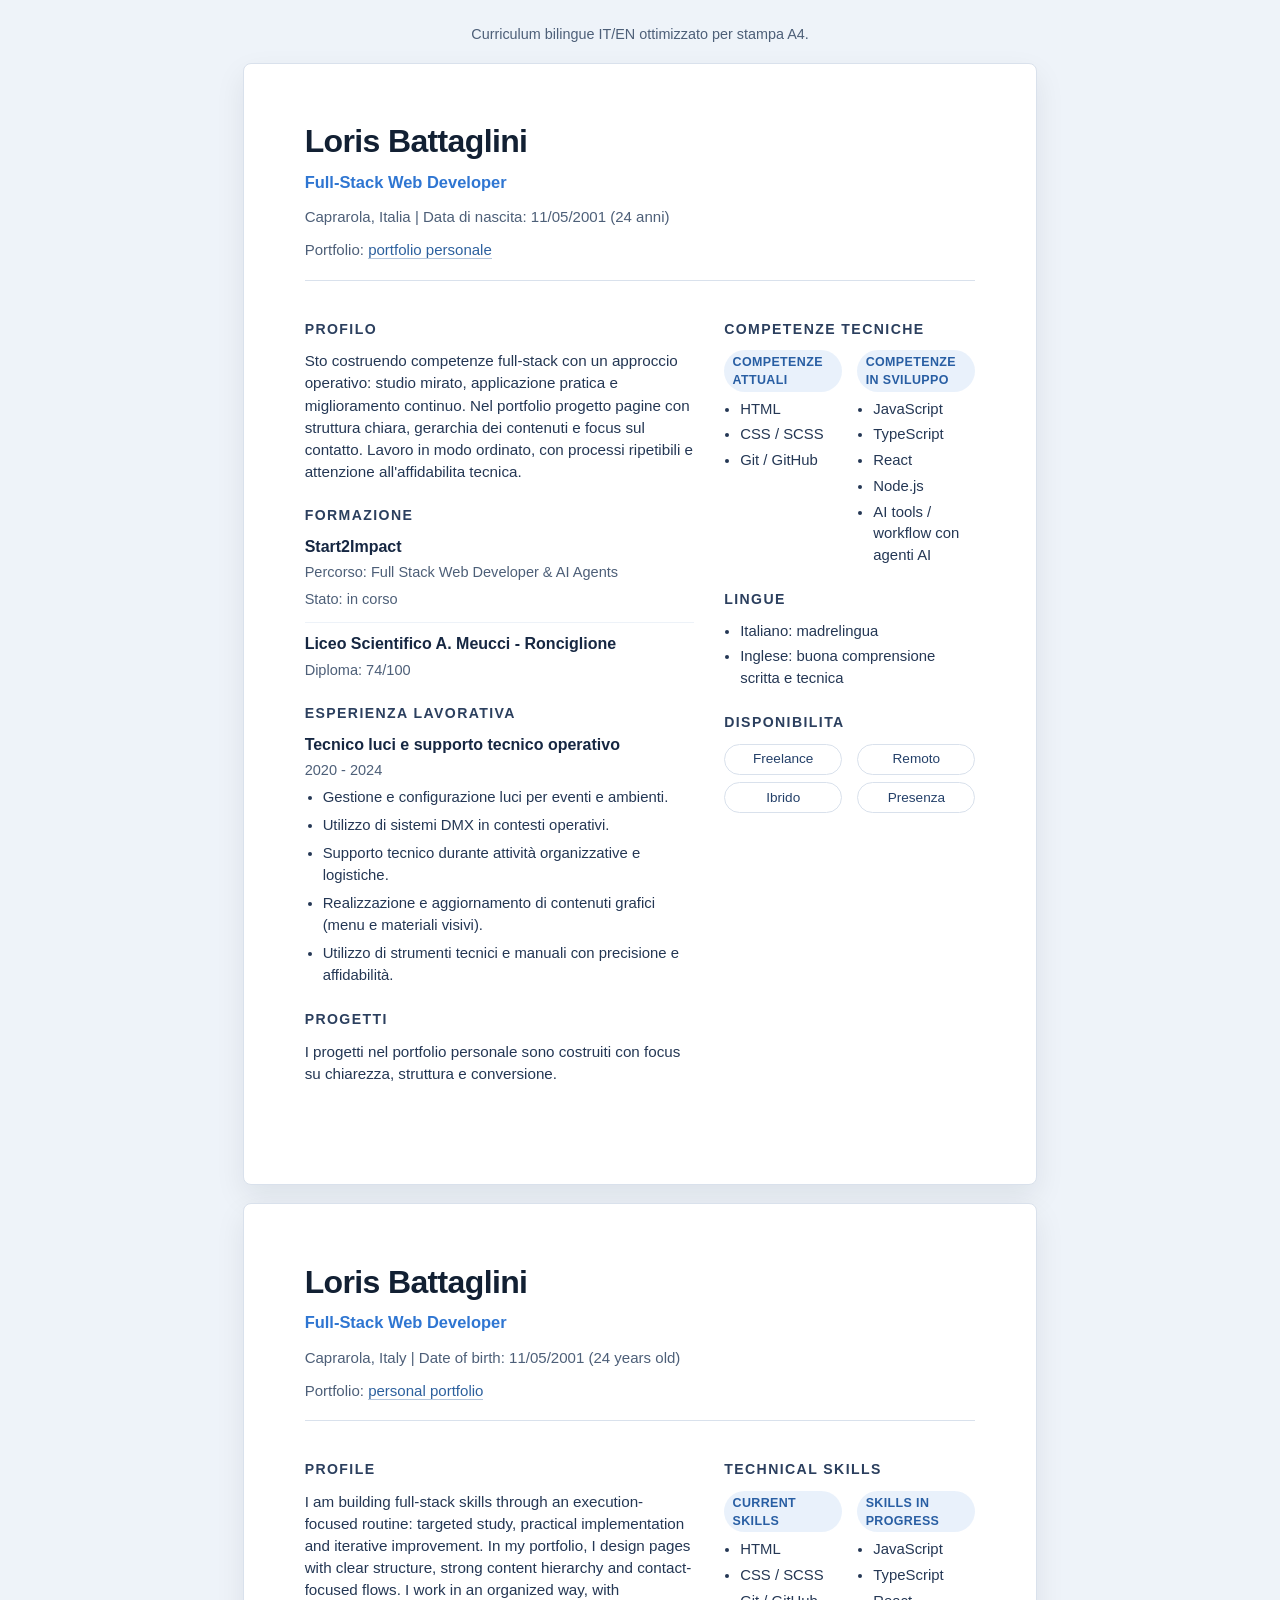
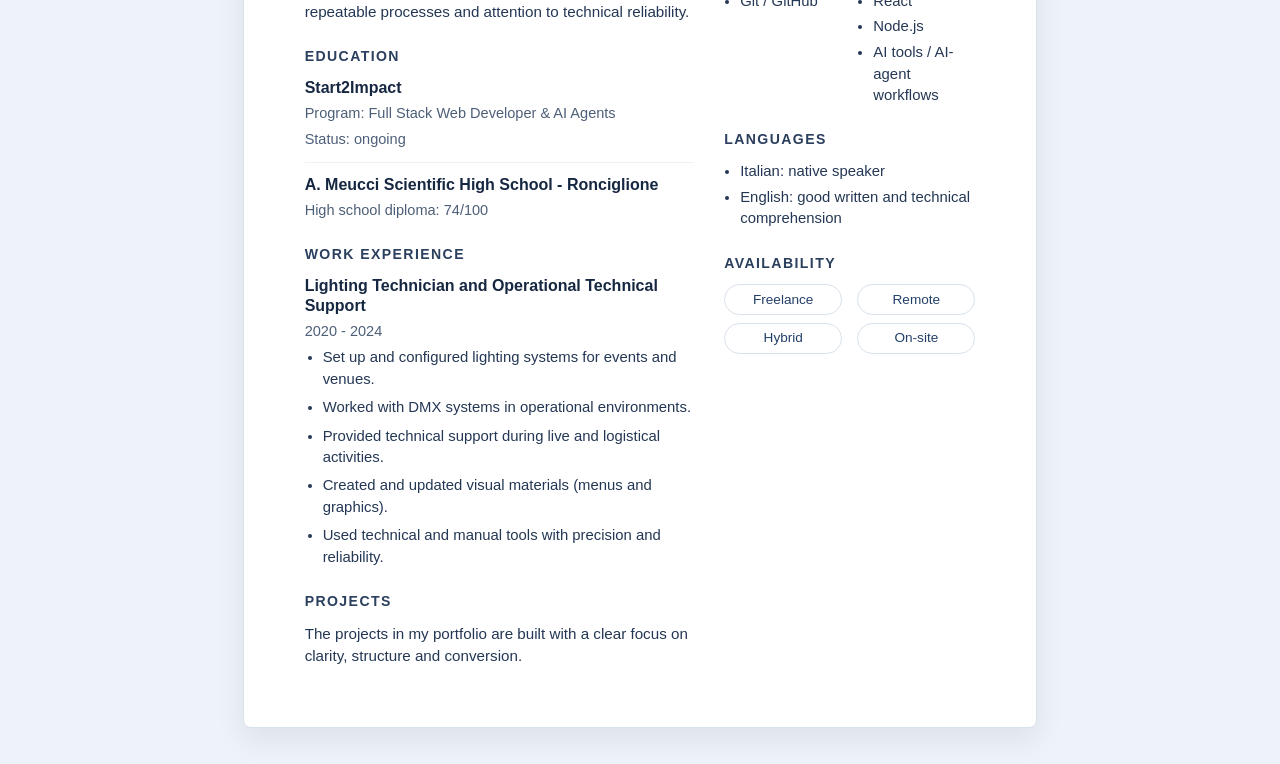
<file: assets/html/curriculum.html>
﻿<!DOCTYPE html>
<html lang="it">
<head>
  <meta charset="UTF-8">
  <meta name="viewport" content="width=device-width, initial-scale=1.0">
  <title>Loris Battaglini | Curriculum Vitae</title>
  <meta name="description" content="Curriculum professionale di Loris Battaglini, Full-Stack Web Developer.">
  <style>
    :root {
      --ink: #122033;
      --muted: #4d5f78;
      --line: #d9e1ec;
      --accent: #2f76d2;
      --paper: #ffffff;
      --bg: #eef3f9;
    }

    * {
      box-sizing: border-box;
    }

    body {
      margin: 0;
      font-family: "Segoe UI", "Manrope", "Inter", Arial, sans-serif;
      color: var(--ink);
      background: var(--bg);
      line-height: 1.45;
    }

    .cv-wrapper {
      width: min(100%, 980px);
      margin: 0 auto;
      padding: 24px 12px 36px;
      display: grid;
      gap: 18px;
    }

    .screen-note {
      margin: 0;
      color: var(--muted);
      text-align: center;
      font-size: 0.9rem;
    }

    .page {
      width: 210mm;
      min-height: 297mm;
      margin: 0 auto;
      background: var(--paper);
      border: 1px solid var(--line);
      border-radius: 8px;
      box-shadow: 0 12px 30px rgba(12, 24, 40, 0.08);
      padding: 16mm;
      display: grid;
      grid-template-rows: auto 1fr;
      gap: 10mm;
    }

    .cv-header {
      display: grid;
      gap: 3mm;
      border-bottom: 1px solid var(--line);
      padding-bottom: 5mm;
    }

    .cv-header h1 {
      margin: 0;
      font-size: 2rem;
      line-height: 1.1;
      letter-spacing: -0.02em;
    }

    .role {
      margin: 0;
      color: var(--accent);
      font-weight: 600;
      font-size: 1.03rem;
    }

    .meta {
      margin: 0;
      color: var(--muted);
      font-size: 0.94rem;
    }

    .portfolio-link {
      color: #2c609e;
      text-decoration: none;
      border-bottom: 1px solid rgba(44, 96, 158, 0.35);
      transition: color 0.2s ease, border-color 0.2s ease;
    }

    .portfolio-link:hover {
      color: #204f88;
      border-bottom-color: rgba(32, 79, 136, 0.5);
    }

    .cv-body {
      display: grid;
      grid-template-columns: 1.55fr 1fr;
      gap: 8mm;
      align-items: start;
    }

    .main,
    .side {
      display: grid;
      gap: 6mm;
      align-content: start;
    }

    section {
      display: grid;
      gap: 3mm;
    }

    h2 {
      margin: 0;
      font-size: 0.88rem;
      letter-spacing: 0.1em;
      text-transform: uppercase;
      color: #2b3f5e;
      font-weight: 700;
    }

    h3 {
      margin: 0;
      font-size: 1rem;
      font-weight: 600;
      line-height: 1.25;
      color: #162742;
    }

    p {
      margin: 0;
      color: #243754;
      font-size: 0.95rem;
    }

    .muted {
      color: var(--muted);
      font-size: 0.91rem;
    }

    ul {
      margin: 0;
      padding-left: 18px;
      display: grid;
      gap: 1.8mm;
    }

    li {
      color: #243754;
      font-size: 0.93rem;
    }

    .item {
      display: grid;
      gap: 1.4mm;
      padding-bottom: 3.2mm;
      border-bottom: 1px solid #edf2f8;
    }

    .item:last-child {
      padding-bottom: 0;
      border-bottom: 0;
    }

    .skills-grid {
      display: grid;
      grid-template-columns: 1fr 1fr;
      gap: 4mm;
    }

    .badge-label {
      display: inline-block;
      margin-bottom: 1.8mm;
      padding: 0.7mm 2.2mm;
      border-radius: 999px;
      background: rgba(47, 118, 210, 0.1);
      color: #285ea3;
      font-size: 0.78rem;
      font-weight: 600;
      letter-spacing: 0.03em;
      text-transform: uppercase;
    }

    .compact-list {
      padding-left: 16px;
      gap: 1.1mm;
    }

    .availability-list {
      list-style: none;
      padding-left: 0;
      grid-template-columns: 1fr 1fr;
      display: grid;
      gap: 2mm 4mm;
    }

    .availability-list li {
      border: 1px solid var(--line);
      border-radius: 999px;
      padding: 1.2mm 2.4mm;
      text-align: center;
      font-size: 0.85rem;
      color: #244069;
    }

    @media (max-width: 1050px) {
      .page {
        width: 100%;
        min-height: auto;
      }
    }

    @media (max-width: 760px) {
      .cv-body {
        grid-template-columns: 1fr;
      }
      .skills-grid {
        grid-template-columns: 1fr;
      }
      .availability-list {
        grid-template-columns: 1fr 1fr;
      }
    }

    @media print {
      @page {
        size: A4;
        margin: 10mm;
      }

      body {
        background: #fff;
      }

      .cv-wrapper {
        width: auto;
        max-width: none;
        margin: 0;
        padding: 0;
        gap: 0;
      }

      .screen-note {
        display: none;
      }

      .page {
        width: auto;
        min-height: auto;
        margin: 0;
        border: 0;
        border-radius: 0;
        box-shadow: none;
        padding: 0;
        page-break-after: always;
      }

      .page:last-child {
        page-break-after: auto;
      }
    }
  </style>
</head>
<body>
  <main class="cv-wrapper">
    <p class="screen-note">Curriculum bilingue IT/EN ottimizzato per stampa A4.</p>

    <section class="page page-it" aria-label="Curriculum in italiano">
      <header class="cv-header">
        <h1>Loris Battaglini</h1>
        <p class="role">Full-Stack Web Developer</p>
        <p class="meta">Caprarola, Italia | Data di nascita: 11/05/2001 (24 anni)</p>
        <p class="meta">Portfolio: <a class="portfolio-link" href="../../index.html" target="_blank" rel="noopener noreferrer">portfolio personale</a></p>
      </header>

      <div class="cv-body">
        <div class="main">
          <section>
            <h2>Profilo</h2>
            <p>
              Sto costruendo competenze full-stack con un approccio operativo: studio mirato, applicazione pratica e miglioramento continuo.
              Nel portfolio progetto pagine con struttura chiara, gerarchia dei contenuti e focus sul contatto.
              Lavoro in modo ordinato, con processi ripetibili e attenzione all'affidabilita tecnica.
            </p>
          </section>

          <section>
            <h2>Formazione</h2>
            <article class="item">
              <h3>Start2Impact</h3>
              <p class="muted">Percorso: Full Stack Web Developer &amp; AI Agents</p>
              <p class="muted">Stato: in corso</p>
            </article>
            <article class="item">
              <h3>Liceo Scientifico A. Meucci - Ronciglione</h3>
              <p class="muted">Diploma: 74/100</p>
            </article>
          </section>

          <section>
            <h2>Esperienza lavorativa</h2>
            <article class="item">
              <h3>Tecnico luci e supporto tecnico operativo</h3>
              <p class="muted">2020 - 2024</p>
              <ul>
                <li>Gestione e configurazione luci per eventi e ambienti.</li>
                <li>Utilizzo di sistemi DMX in contesti operativi.</li>
                <li>Supporto tecnico durante attività organizzative e logistiche.</li>
                <li>Realizzazione e aggiornamento di contenuti grafici (menu e materiali visivi).</li>
                <li>Utilizzo di strumenti tecnici e manuali con precisione e affidabilità.</li>
              </ul>
            </article>
          </section>

          <section>
            <h2>Progetti</h2>
            <p>I progetti nel portfolio personale sono costruiti con focus su chiarezza, struttura e conversione.</p>
          </section>
        </div>

        <aside class="side">
          <section>
            <h2>Competenze tecniche</h2>
            <div class="skills-grid">
              <div>
                <span class="badge-label">Competenze attuali</span>
                <ul class="compact-list">
                  <li>HTML</li>
                  <li>CSS / SCSS</li>
                  <li>Git / GitHub</li>
                </ul>
              </div>
              <div>
                <span class="badge-label">Competenze in sviluppo</span>
                <ul class="compact-list">
                  <li>JavaScript</li>
                  <li>TypeScript</li>
                  <li>React</li>
                  <li>Node.js</li>
                  <li>AI tools / workflow con agenti AI</li>
                </ul>
              </div>
            </div>
          </section>

          <section>
            <h2>Lingue</h2>
            <ul class="compact-list">
              <li>Italiano: madrelingua</li>
              <li>Inglese: buona comprensione scritta e tecnica</li>
            </ul>
          </section>

          <section>
            <h2>Disponibilita</h2>
            <ul class="availability-list">
              <li>Freelance</li>
              <li>Remoto</li>
              <li>Ibrido</li>
              <li>Presenza</li>
            </ul>
          </section>
        </aside>
      </div>
    </section>

    <section class="page page-en" aria-label="Resume in English">
      <header class="cv-header">
        <h1>Loris Battaglini</h1>
        <p class="role">Full-Stack Web Developer</p>
        <p class="meta">Caprarola, Italy | Date of birth: 11/05/2001 (24 years old)</p>
        <p class="meta">Portfolio: <a class="portfolio-link" href="../../index.html" target="_blank" rel="noopener noreferrer">personal portfolio</a></p>
      </header>

      <div class="cv-body">
        <div class="main">
          <section>
            <h2>Profile</h2>
            <p>
              I am building full-stack skills through an execution-focused routine: targeted study, practical implementation and iterative improvement.
              In my portfolio, I design pages with clear structure, strong content hierarchy and contact-focused flows.
              I work in an organized way, with repeatable processes and attention to technical reliability.
            </p>
          </section>

          <section>
            <h2>Education</h2>
            <article class="item">
              <h3>Start2Impact</h3>
              <p class="muted">Program: Full Stack Web Developer &amp; AI Agents</p>
              <p class="muted">Status: ongoing</p>
            </article>
            <article class="item">
              <h3>A. Meucci Scientific High School - Ronciglione</h3>
              <p class="muted">High school diploma: 74/100</p>
            </article>
          </section>

          <section>
            <h2>Work experience</h2>
            <article class="item">
              <h3>Lighting Technician and Operational Technical Support</h3>
              <p class="muted">2020 - 2024</p>
              <ul>
                <li>Set up and configured lighting systems for events and venues.</li>
                <li>Worked with DMX systems in operational environments.</li>
                <li>Provided technical support during live and logistical activities.</li>
                <li>Created and updated visual materials (menus and graphics).</li>
                <li>Used technical and manual tools with precision and reliability.</li>
              </ul>
            </article>
          </section>

          <section>
            <h2>Projects</h2>
            <p>The projects in my portfolio are built with a clear focus on clarity, structure and conversion.</p>
          </section>
        </div>

        <aside class="side">
          <section>
            <h2>Technical skills</h2>
            <div class="skills-grid">
              <div>
                <span class="badge-label">Current skills</span>
                <ul class="compact-list">
                  <li>HTML</li>
                  <li>CSS / SCSS</li>
                  <li>Git / GitHub</li>
                </ul>
              </div>
              <div>
                <span class="badge-label">Skills in progress</span>
                <ul class="compact-list">
                  <li>JavaScript</li>
                  <li>TypeScript</li>
                  <li>React</li>
                  <li>Node.js</li>
                  <li>AI tools / AI-agent workflows</li>
                </ul>
              </div>
            </div>
          </section>

          <section>
            <h2>Languages</h2>
            <ul class="compact-list">
              <li>Italian: native speaker</li>
              <li>English: good written and technical comprehension</li>
            </ul>
          </section>

          <section>
            <h2>Availability</h2>
            <ul class="availability-list">
              <li>Freelance</li>
              <li>Remote</li>
              <li>Hybrid</li>
              <li>On-site</li>
            </ul>
          </section>
        </aside>
      </div>
    </section>
  </main>
</body>
</html>
</file>
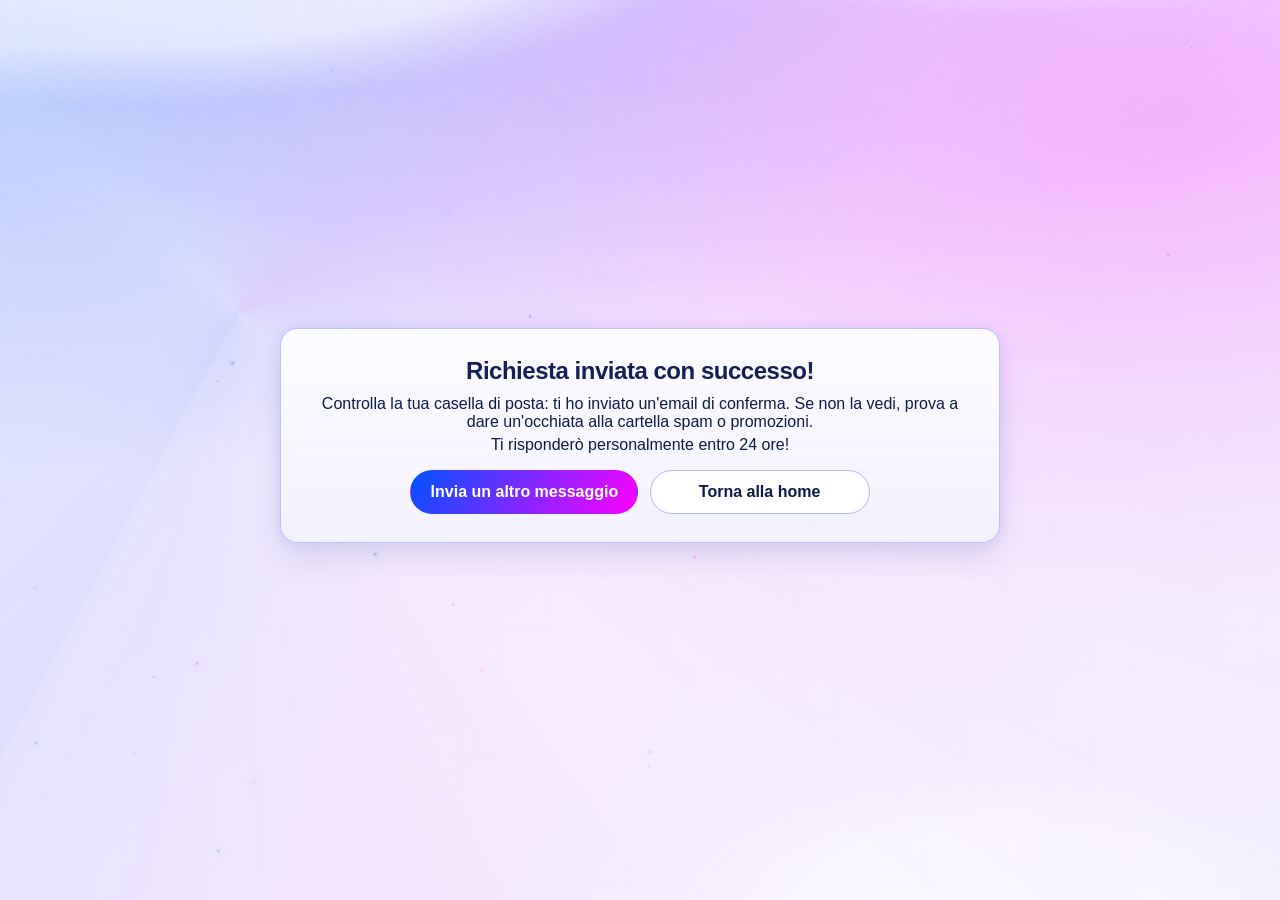
<file: assets/html/form-success.html>
﻿<!DOCTYPE html>
<html lang="it">
<head>
  <meta charset="UTF-8">
  <meta name="viewport" content="width=device-width, initial-scale=1.0">
  <title>Messaggio inviato | Loris Battaglini</title>
  <meta name="description" content="Conferma di invio del form di contatto.">
  <style>
    html.theme-dark,
    html.theme-dark body {
      background: #070f1d;
      color: #f2f7ff;
    }
  </style>
  <script src="../js/theme-preload.js?v=20260329m1"></script>
  <link rel="icon" type="image/png" href="../img/favicon/favicon_io/favicon-32x32.png">
  <link rel="stylesheet" href="../css/style.css?v=20260329m1">
  <style>
    .success-actions {
      margin-top: 1rem;
      display: flex;
      gap: 0.7rem;
      justify-content: center;
      flex-wrap: wrap;
    }

    .success-btn {
      display: inline-flex;
      align-items: center;
      justify-content: center;
      min-width: 220px;
      min-height: 44px;
      padding: 0.6rem 1.2rem;
      border-radius: 999px;
      font-weight: 700;
      text-decoration: none;
      border: 1px solid transparent;
    }

    .success-btn-primary {
      background: linear-gradient(120deg, var(--accent), var(--accent-2));
      color: #fff;
    }

    .success-btn-secondary {
      background: #fff;
      color: var(--text);
      border-color: var(--line-strong);
    }
  </style>
</head>
<body>
  <canvas id="universe-canvas" class="universe-canvas" aria-hidden="true"></canvas>
  <main class="site-shell" style="min-height: 100vh; place-content: center;">
    <section class="about-card" style="max-width: 720px; margin: 0 auto; text-align: center;">
      <h1 style="margin-top: 0;" data-success-key="heading">Form inviato con successo.</h1>
      <p style="margin: 0.6rem 0 0;" data-success-key="lineOne">Ti rispondo via email entro 24 ore.</p>
      <p style="margin: 0.35rem 0 0;" data-success-key="lineTwo">Se il progetto e adatto, possiamo sentirci in una breve call.</p>
      <div class="success-actions">
        <a href="../../index.html#form" class="success-btn success-btn-primary" data-success-key="sendAnother">Invia un altro messaggio</a>
        <a href="../../index.html" class="success-btn success-btn-secondary" data-success-key="backHome">Torna alla home</a>
      </div>
    </section>
  </main>

  <script src="../js/form-success.js?v=20260329m1"></script>
</body>
</html>
</file>
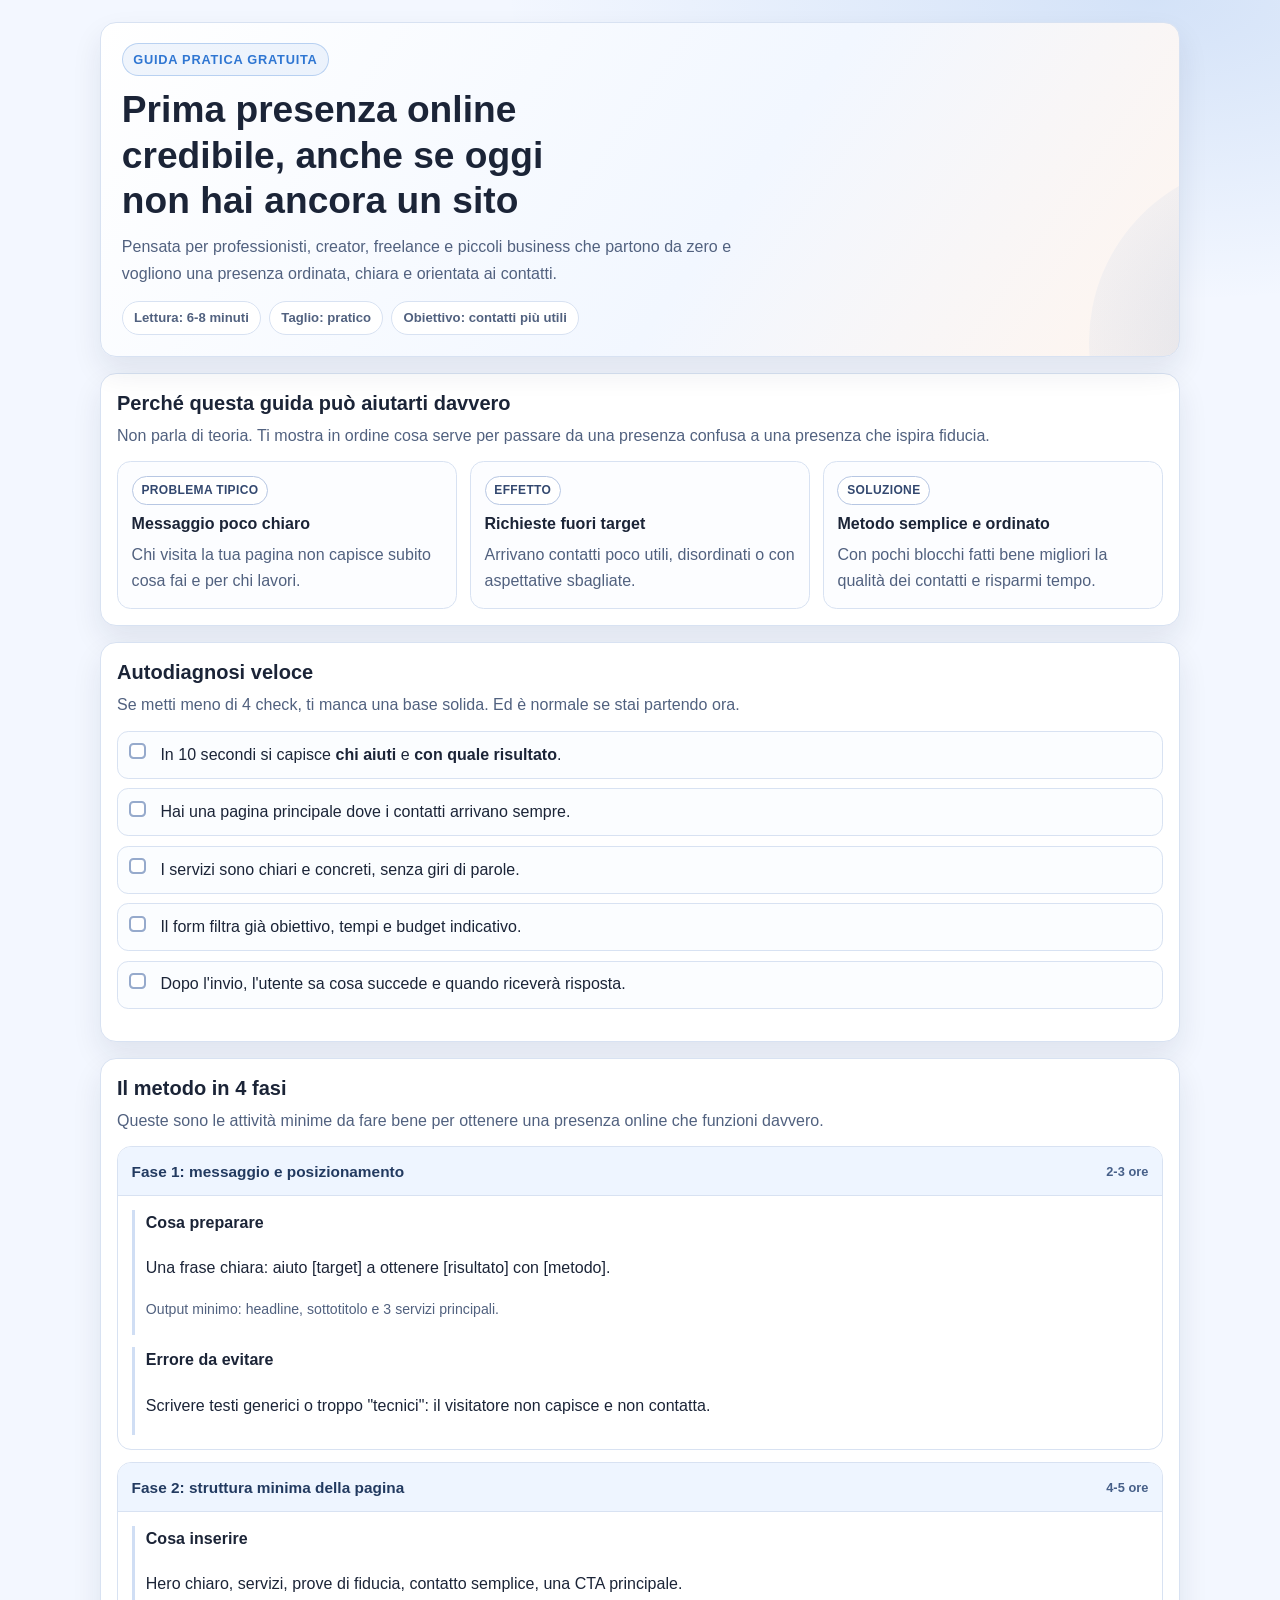
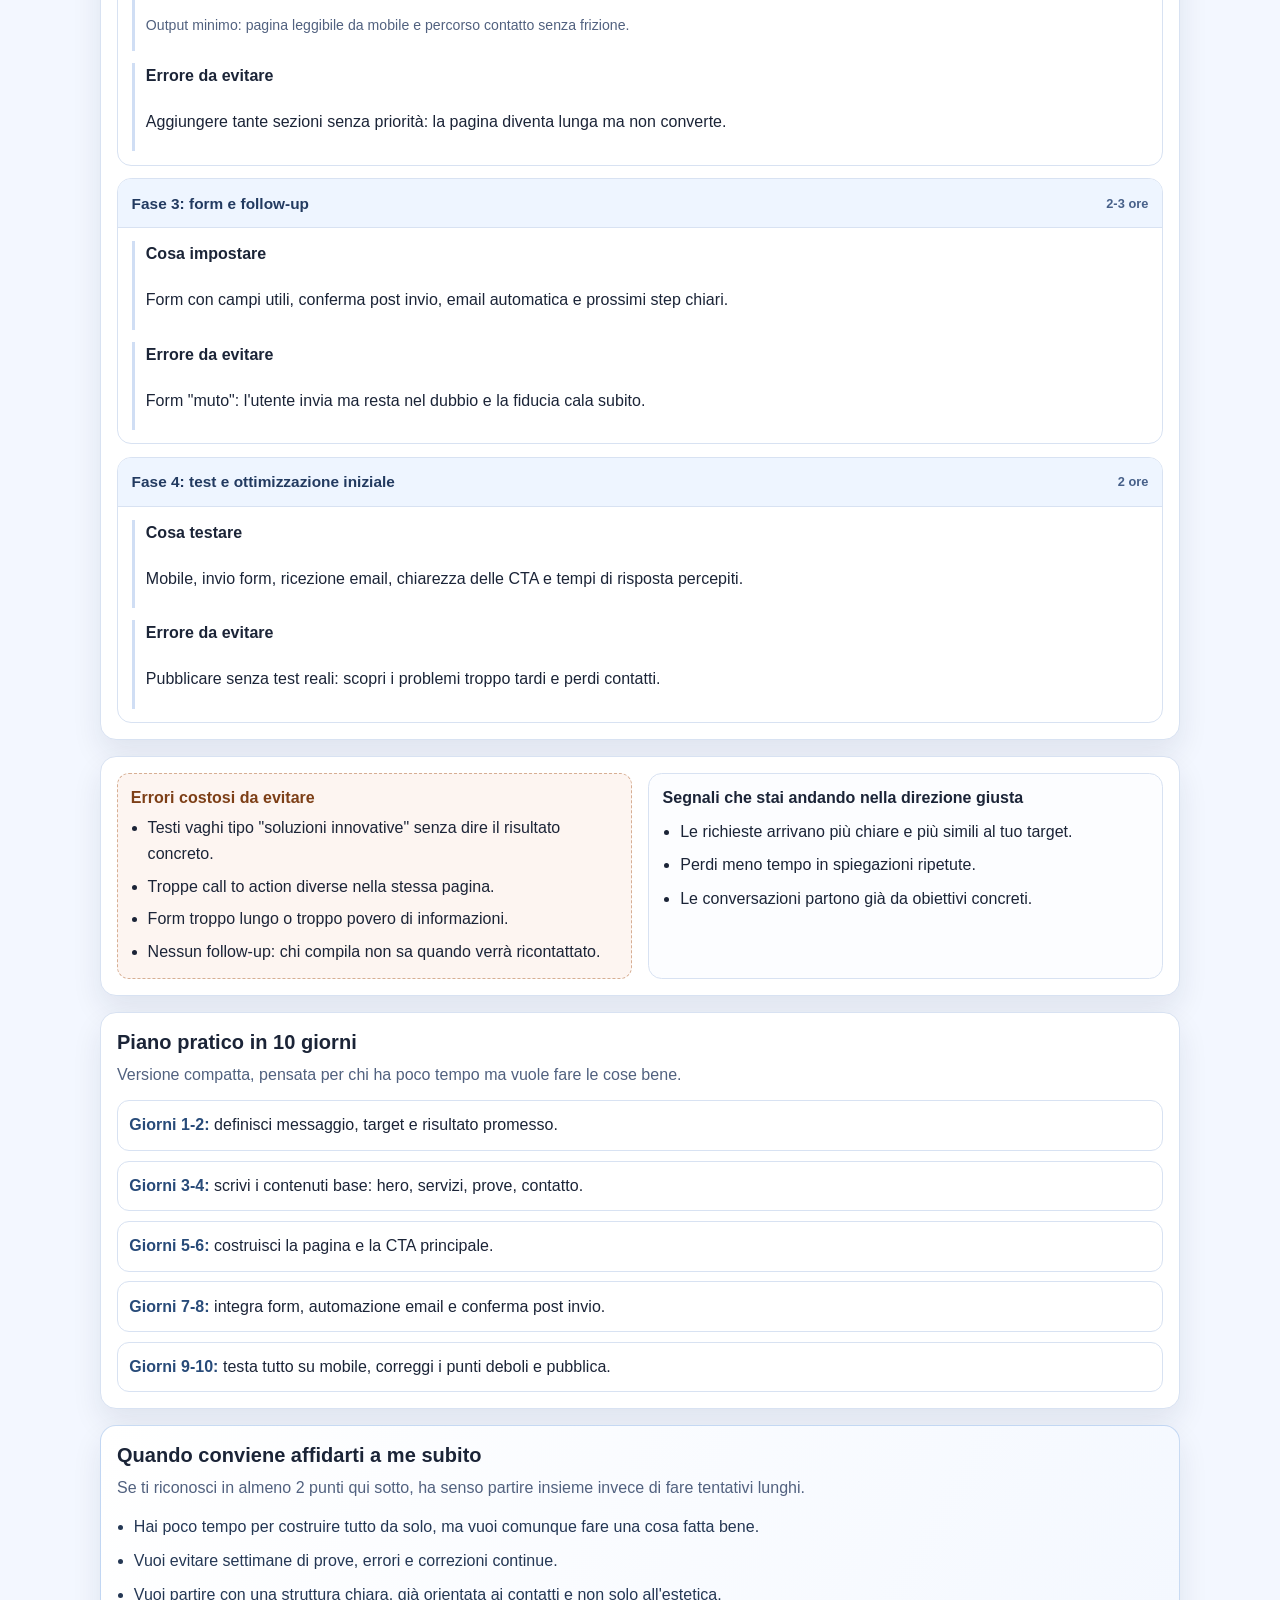
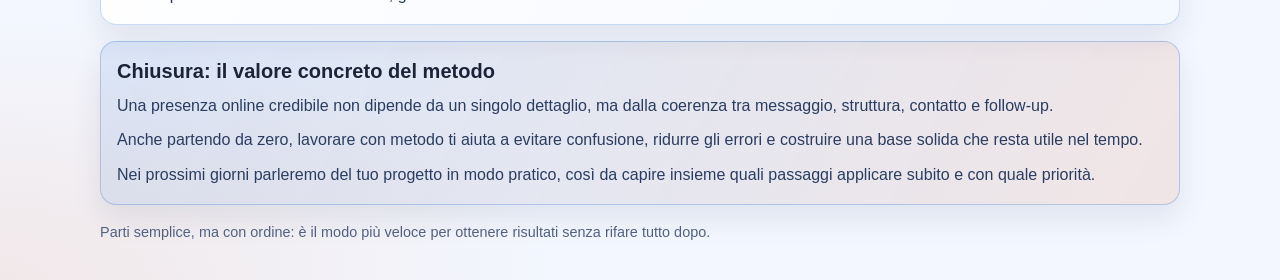
<file: assets/html/guida-presenza-online.html>
﻿<!DOCTYPE html>
<html lang="it">
<head>
  <meta charset="UTF-8">
  <meta name="viewport" content="width=device-width, initial-scale=1.0">
  <title>Guida pratica: prima presenza online credibile (anche se parti da zero)</title>
  <meta name="description" content="Guida operativa per professionisti, creator, freelance e piccoli business che vogliono mettere ordine alla propria presenza online e ricevere contatti migliori.">
  <style>
    :root {
      --bg: #f3f7ff;
      --paper: #ffffff;
      --text: #1b2437;
      --muted: #51617f;
      --line: #d8e2f2;
      --line-strong: #b7c7e3;
      --accent: #2f76d2;
      --accent-2: #e58b63;
      --accent-soft: #eef5ff;
      --good: #1f7a4e;
      --warn: #a85a24;
      --shadow: 0 14px 30px rgba(20, 36, 62, 0.09);
    }

    * {
      box-sizing: border-box;
    }

    body {
      margin: 0;
      font-family: "Sora", "Segoe UI", Tahoma, sans-serif;
      background:
        radial-gradient(900px 420px at 90% 0%, rgba(47, 118, 210, 0.16), transparent 72%),
        radial-gradient(800px 380px at 0% 100%, rgba(229, 139, 99, 0.14), transparent 70%),
        var(--bg);
      color: var(--text);
      line-height: 1.65;
      letter-spacing: 0.002em;
    }

    .shell {
      width: min(1080px, 94vw);
      margin: 1.35rem auto 2.2rem;
      display: grid;
      gap: 1rem;
    }

    .panel {
      background: var(--paper);
      border: 1px solid var(--line);
      border-radius: 1rem;
      padding: 1rem;
      box-shadow: var(--shadow);
    }

    .hero {
      padding: 1.3rem;
      background: linear-gradient(125deg, #ffffff 0%, #f2f7ff 58%, #fff5ee 100%);
      position: relative;
      overflow: hidden;
    }

    .hero::after {
      content: "";
      position: absolute;
      inset: auto -25% -50% auto;
      width: 360px;
      height: 360px;
      border-radius: 999px;
      background: radial-gradient(circle, rgba(47, 118, 210, 0.16), rgba(47, 118, 210, 0));
      pointer-events: none;
    }

    .eyebrow {
      margin: 0;
      display: inline-flex;
      align-items: center;
      gap: 0.35rem;
      padding: 0.3rem 0.65rem;
      border-radius: 999px;
      border: 1px solid rgba(47, 118, 210, 0.28);
      background: rgba(47, 118, 210, 0.07);
      color: var(--accent);
      font-size: 0.8rem;
      font-weight: 700;
      text-transform: uppercase;
      letter-spacing: 0.06em;
    }

    h1 {
      margin: 0.7rem 0 0;
      font-size: clamp(1.55rem, 2.9vw, 2.35rem);
      line-height: 1.22;
      max-width: 24ch;
    }

    .hero-subtitle {
      margin: 0.7rem 0 0;
      max-width: 70ch;
      color: var(--muted);
    }

    .chips {
      margin-top: 0.9rem;
      display: flex;
      flex-wrap: wrap;
      gap: 0.5rem;
    }

    .chip {
      display: inline-flex;
      align-items: center;
      min-height: 2rem;
      padding: 0.3rem 0.7rem;
      border-radius: 999px;
      border: 1px solid var(--line);
      background: #fff;
      color: var(--muted);
      font-size: 0.82rem;
      font-weight: 600;
    }

    h2 {
      margin: 0;
      font-size: 1.25rem;
      line-height: 1.33;
    }

    h3 {
      margin: 0;
      font-size: 1rem;
      line-height: 1.35;
    }

    .section-head {
      margin-bottom: 0.75rem;
    }

    .section-head p {
      margin: 0.4rem 0 0;
      color: var(--muted);
    }

    .grid-2 {
      display: grid;
      gap: 1rem;
      grid-template-columns: repeat(2, minmax(0, 1fr));
    }

    .grid-3 {
      display: grid;
      gap: 0.8rem;
      grid-template-columns: repeat(3, minmax(0, 1fr));
    }

    .card {
      border: 1px solid var(--line);
      border-radius: 0.85rem;
      padding: 0.85rem;
      background: #fcfdff;
    }

    .card p {
      margin: 0.45rem 0 0;
      color: var(--muted);
    }

    .pill {
      display: inline-block;
      margin-bottom: 0.5rem;
      padding: 0.24rem 0.55rem;
      border-radius: 999px;
      border: 1px solid var(--line-strong);
      background: #fff;
      color: #33486f;
      font-size: 0.75rem;
      font-weight: 700;
      letter-spacing: 0.03em;
      text-transform: uppercase;
    }

    .list {
      margin: 0.6rem 0 0;
      padding-left: 1.1rem;
      display: grid;
      gap: 0.45rem;
    }

    .diagnostic {
      margin-top: 0.7rem;
      display: grid;
      gap: 0.58rem;
      list-style: none;
      padding: 0;
    }

    .diagnostic li {
      padding: 0.62rem 0.7rem;
      border: 1px solid var(--line);
      border-radius: 0.7rem;
      display: grid;
      grid-template-columns: 1.35rem 1fr;
      gap: 0.6rem;
      align-items: start;
      background: #fbfdff;
    }

    .box {
      width: 1.02rem;
      height: 1.02rem;
      border: 2px solid #96aacc;
      border-radius: 0.28rem;
      margin-top: 0.1rem;
      background: #fff;
    }

    .phase {
      border: 1px solid var(--line);
      border-radius: 0.88rem;
      background: #fff;
      overflow: hidden;
    }

    .phase-head {
      padding: 0.72rem 0.85rem;
      border-bottom: 1px solid var(--line);
      background: var(--accent-soft);
      display: flex;
      flex-wrap: wrap;
      gap: 0.4rem;
      align-items: center;
      justify-content: space-between;
    }

    .phase-title {
      font-size: 0.96rem;
      font-weight: 700;
      color: #223a60;
    }

    .phase-time {
      font-size: 0.8rem;
      color: #476089;
      font-weight: 700;
    }

    .phase-body {
      padding: 0.82rem 0.85rem;
      display: grid;
      gap: 0.75rem;
    }

    .step-block {
      border-left: 3px solid #d0def4;
      padding-left: 0.7rem;
    }

    .step-block strong {
      display: inline-block;
      margin-bottom: 0.22rem;
    }

    .step-note {
      margin-top: 0.35rem;
      font-size: 0.88rem;
      color: var(--muted);
    }

    .mini-cta {
      margin-top: 0.78rem;
      background: linear-gradient(120deg, rgba(47, 118, 210, 0.11), rgba(229, 139, 99, 0.13));
      border-color: rgba(47, 118, 210, 0.28);
    }

    .mini-cta p {
      margin: 0.4rem 0 0;
      color: #2e436a;
    }

    .mini-actions {
      margin-top: 0.7rem;
      display: flex;
      flex-wrap: wrap;
      gap: 0.5rem;
    }

    .warning {
      border: 1px dashed rgba(168, 90, 36, 0.45);
      border-radius: 0.75rem;
      background: rgba(229, 139, 99, 0.09);
      padding: 0.8rem;
    }

    .warning h3 {
      color: #7d3f17;
      margin-bottom: 0.42rem;
    }

    .warning ul {
      margin: 0;
      padding-left: 1.05rem;
      display: grid;
      gap: 0.38rem;
    }

    .timeline {
      margin: 0;
      padding: 0;
      list-style: none;
      display: grid;
      gap: 0.6rem;
    }

    .timeline li {
      border: 1px solid var(--line);
      border-radius: 0.75rem;
      padding: 0.7rem;
      background: #fff;
    }

    .timeline li strong {
      color: #284b79;
    }

    .criteria-box {
      background: linear-gradient(120deg, #ffffff, #f4f8ff);
      border-color: rgba(47, 118, 210, 0.26);
    }

    .criteria-list {
      margin: 0.65rem 0 0;
      padding-left: 1.05rem;
      display: grid;
      gap: 0.48rem;
    }

    .criteria-list li {
      color: #243754;
    }

    .cta {
      background: linear-gradient(120deg, rgba(47, 118, 210, 0.12), rgba(229, 139, 99, 0.16));
      border: 1px solid rgba(47, 118, 210, 0.3);
    }

    .cta p {
      color: #2a3d61;
      margin: 0.5rem 0 0;
    }

    .cta-actions {
      margin-top: 0.9rem;
      display: flex;
      flex-wrap: wrap;
      gap: 0.55rem;
    }

    .btn {
      display: inline-flex;
      align-items: center;
      justify-content: center;
      min-height: 2.55rem;
      border-radius: 999px;
      padding: 0.55rem 1.05rem;
      border: 1px solid transparent;
      font-size: 0.93rem;
      font-weight: 700;
      text-decoration: none;
      transition: transform 0.2s ease, box-shadow 0.2s ease, border-color 0.2s ease;
    }

    .btn:hover {
      transform: translateY(-1px);
    }

    .btn-primary {
      color: #fff;
      background: linear-gradient(120deg, var(--accent), var(--accent-2));
      box-shadow: 0 10px 18px rgba(47, 118, 210, 0.24);
    }

    .btn-secondary {
      color: var(--text);
      background: #fff;
      border-color: var(--line-strong);
    }

    .note {
      color: var(--muted);
      font-size: 0.9rem;
      margin: 0;
    }

    @media (max-width: 980px) {
      .grid-2,
      .grid-3 {
        grid-template-columns: 1fr;
      }

      .shell {
        width: min(1080px, 95vw);
      }
    }
  </style>
</head>
<body>
  <main class="shell">
    <section class="panel hero">
      <p class="eyebrow">Guida pratica gratuita</p>
      <h1>Prima presenza online credibile, anche se oggi non hai ancora un sito</h1>
      <p class="hero-subtitle">
        Pensata per professionisti, creator, freelance e piccoli business che partono da zero e vogliono una presenza ordinata, chiara e orientata ai contatti.
      </p>
      <div class="chips">
        <span class="chip">Lettura: 6-8 minuti</span>
        <span class="chip">Taglio: pratico</span>
        <span class="chip">Obiettivo: contatti più utili</span>
      </div>
    </section>

    <section class="panel">
      <div class="section-head">
        <h2>Perché questa guida può aiutarti davvero</h2>
        <p>Non parla di teoria. Ti mostra in ordine cosa serve per passare da una presenza confusa a una presenza che ispira fiducia.</p>
      </div>
      <div class="grid-3">
        <article class="card">
          <span class="pill">Problema tipico</span>
          <h3>Messaggio poco chiaro</h3>
          <p>Chi visita la tua pagina non capisce subito cosa fai e per chi lavori.</p>
        </article>
        <article class="card">
          <span class="pill">Effetto</span>
          <h3>Richieste fuori target</h3>
          <p>Arrivano contatti poco utili, disordinati o con aspettative sbagliate.</p>
        </article>
        <article class="card">
          <span class="pill">Soluzione</span>
          <h3>Metodo semplice e ordinato</h3>
          <p>Con pochi blocchi fatti bene migliori la qualità dei contatti e risparmi tempo.</p>
        </article>
      </div>
    </section>

    <section class="panel">
      <div class="section-head">
        <h2>Autodiagnosi veloce</h2>
        <p>Se metti meno di 4 check, ti manca una base solida. Ed è normale se stai partendo ora.</p>
      </div>
      <ul class="diagnostic">
        <li><span class="box" aria-hidden="true"></span><span>In 10 secondi si capisce <strong>chi aiuti</strong> e <strong>con quale risultato</strong>.</span></li>
        <li><span class="box" aria-hidden="true"></span><span>Hai una pagina principale dove i contatti arrivano sempre.</span></li>
        <li><span class="box" aria-hidden="true"></span><span>I servizi sono chiari e concreti, senza giri di parole.</span></li>
        <li><span class="box" aria-hidden="true"></span><span>Il form filtra già obiettivo, tempi e budget indicativo.</span></li>
        <li><span class="box" aria-hidden="true"></span><span>Dopo l'invio, l'utente sa cosa succede e quando riceverà risposta.</span></li>
      </ul>
    </section>

    <section class="panel">
      <div class="section-head">
        <h2>Il metodo in 4 fasi</h2>
        <p>Queste sono le attività minime da fare bene per ottenere una presenza online che funzioni davvero.</p>
      </div>

      <article class="phase">
        <div class="phase-head">
          <span class="phase-title">Fase 1: messaggio e posizionamento</span>
          <span class="phase-time">2-3 ore</span>
        </div>
        <div class="phase-body">
          <div class="step-block">
            <strong>Cosa preparare</strong>
            <p>Una frase chiara: aiuto [target] a ottenere [risultato] con [metodo].</p>
            <p class="step-note">Output minimo: headline, sottotitolo e 3 servizi principali.</p>
          </div>
          <div class="step-block">
            <strong>Errore da evitare</strong>
            <p>Scrivere testi generici o troppo "tecnici": il visitatore non capisce e non contatta.</p>
          </div>
        </div>
      </article>

      <article class="phase" style="margin-top: 0.78rem;">
        <div class="phase-head">
          <span class="phase-title">Fase 2: struttura minima della pagina</span>
          <span class="phase-time">4-5 ore</span>
        </div>
        <div class="phase-body">
          <div class="step-block">
            <strong>Cosa inserire</strong>
            <p>Hero chiaro, servizi, prove di fiducia, contatto semplice, una CTA principale.</p>
            <p class="step-note">Output minimo: pagina leggibile da mobile e percorso contatto senza frizione.</p>
          </div>
          <div class="step-block">
            <strong>Errore da evitare</strong>
            <p>Aggiungere tante sezioni senza priorità: la pagina diventa lunga ma non converte.</p>
          </div>
        </div>
      </article>

      <article class="phase" style="margin-top: 0.78rem;">
        <div class="phase-head">
          <span class="phase-title">Fase 3: form e follow-up</span>
          <span class="phase-time">2-3 ore</span>
        </div>
        <div class="phase-body">
          <div class="step-block">
            <strong>Cosa impostare</strong>
            <p>Form con campi utili, conferma post invio, email automatica e prossimi step chiari.</p>
          </div>
          <div class="step-block">
            <strong>Errore da evitare</strong>
            <p>Form "muto": l'utente invia ma resta nel dubbio e la fiducia cala subito.</p>
          </div>
        </div>
      </article>

      <article class="phase" style="margin-top: 0.78rem;">
        <div class="phase-head">
          <span class="phase-title">Fase 4: test e ottimizzazione iniziale</span>
          <span class="phase-time">2 ore</span>
        </div>
        <div class="phase-body">
          <div class="step-block">
            <strong>Cosa testare</strong>
            <p>Mobile, invio form, ricezione email, chiarezza delle CTA e tempi di risposta percepiti.</p>
          </div>
          <div class="step-block">
            <strong>Errore da evitare</strong>
            <p>Pubblicare senza test reali: scopri i problemi troppo tardi e perdi contatti.</p>
          </div>
        </div>
      </article>
    </section>

    <section class="panel grid-2">
      <article class="warning">
        <h3>Errori costosi da evitare</h3>
        <ul>
          <li>Testi vaghi tipo "soluzioni innovative" senza dire il risultato concreto.</li>
          <li>Troppe call to action diverse nella stessa pagina.</li>
          <li>Form troppo lungo o troppo povero di informazioni.</li>
          <li>Nessun follow-up: chi compila non sa quando verrà ricontattato.</li>
        </ul>
      </article>
      <article class="card">
        <h3>Segnali che stai andando nella direzione giusta</h3>
        <ul class="list">
          <li>Le richieste arrivano più chiare e più simili al tuo target.</li>
          <li>Perdi meno tempo in spiegazioni ripetute.</li>
          <li>Le conversazioni partono già da obiettivi concreti.</li>
        </ul>
      </article>
    </section>

    <section class="panel">
      <div class="section-head">
        <h2>Piano pratico in 10 giorni</h2>
        <p>Versione compatta, pensata per chi ha poco tempo ma vuole fare le cose bene.</p>
      </div>
      <ol class="timeline">
        <li><strong>Giorni 1-2:</strong> definisci messaggio, target e risultato promesso.</li>
        <li><strong>Giorni 3-4:</strong> scrivi i contenuti base: hero, servizi, prove, contatto.</li>
        <li><strong>Giorni 5-6:</strong> costruisci la pagina e la CTA principale.</li>
        <li><strong>Giorni 7-8:</strong> integra form, automazione email e conferma post invio.</li>
        <li><strong>Giorni 9-10:</strong> testa tutto su mobile, correggi i punti deboli e pubblica.</li>
      </ol>
    </section>

    <section class="panel criteria-box">
      <div class="section-head">
        <h2>Quando conviene affidarti a me subito</h2>
        <p>Se ti riconosci in almeno 2 punti qui sotto, ha senso partire insieme invece di fare tentativi lunghi.</p>
      </div>
      <ul class="criteria-list">
        <li>Hai poco tempo per costruire tutto da solo, ma vuoi comunque fare una cosa fatta bene.</li>
        <li>Vuoi evitare settimane di prove, errori e correzioni continue.</li>
        <li>Vuoi partire con una struttura chiara, già orientata ai contatti e non solo all'estetica.</li>
      </ul>
    </section>

    <section class="panel cta">
      <h2>Chiusura: il valore concreto del metodo</h2>
      <p>
        Una presenza online credibile non dipende da un singolo dettaglio, ma dalla coerenza tra messaggio, struttura, contatto e follow-up.
      </p>
      <p>
        Anche partendo da zero, lavorare con metodo ti aiuta a evitare confusione, ridurre gli errori e costruire una base solida che resta utile nel tempo.
      </p>
      <p>
        Nei prossimi giorni parleremo del tuo progetto in modo pratico, così da capire insieme quali passaggi applicare subito e con quale priorità.
      </p>
    </section>

    <p class="note">
      Parti semplice, ma con ordine: è il modo più veloce per ottenere risultati senza rifare tutto dopo.
    </p>
  </main>
</body>
</html>
</file>
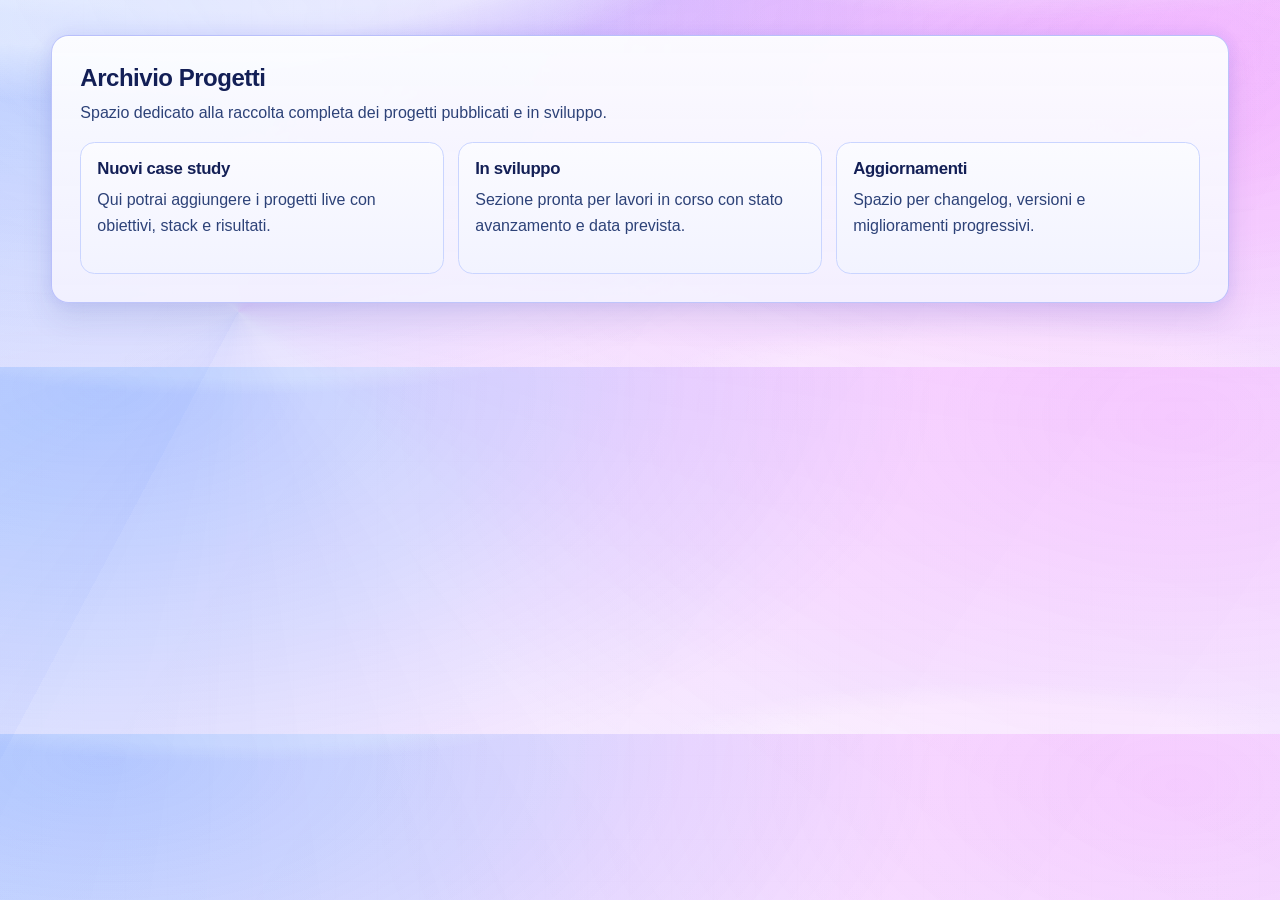
<file: assets/html/progetti.html>
<!DOCTYPE html>
<html lang="it">
<head>
  <meta charset="UTF-8">
  <meta name="viewport" content="width=device-width, initial-scale=1.0">
  <title>Archivio Progetti | Loris Battaglini</title>
  <link rel="stylesheet" href="../css/style.css">
</head>
<body>
  <main class="site-shell">
    <section>
      <div class="section-heading">
        <h1>Archivio Progetti</h1>
        <p>Spazio dedicato alla raccolta completa dei progetti pubblicati e in sviluppo.</p>
      </div>

      <div class="skill-grid">
        <article class="skill-inside-container">
          <h4>Nuovi case study</h4>
          <p>Qui potrai aggiungere i progetti live con obiettivi, stack e risultati.</p>
        </article>
        <article class="skill-inside-container">
          <h4>In sviluppo</h4>
          <p>Sezione pronta per lavori in corso con stato avanzamento e data prevista.</p>
        </article>
        <article class="skill-inside-container">
          <h4>Aggiornamenti</h4>
          <p>Spazio per changelog, versioni e miglioramenti progressivi.</p>
        </article>
      </div>
    </section>
  </main>
</body>
</html>
</file>
<file: assets/css/style.css>
header {
  position: relative;
  overflow: hidden;
}

header::after {
  content: "";
  position: absolute;
  inset: 0;
  background: radial-gradient(420px 250px at 84% 54%, color-mix(in srgb, var(--accent) 7%, transparent), transparent 72%), radial-gradient(320px 210px at 70% 84%, color-mix(in srgb, var(--accent-2) 5%, transparent), transparent 74%);
  opacity: 0.56;
  pointer-events: none;
}

body.theme-dark header::after,
html.theme-dark body header::after {
  background: radial-gradient(440px 270px at 84% 54%, color-mix(in srgb, var(--accent) 16%, transparent), transparent 72%), radial-gradient(340px 220px at 70% 84%, color-mix(in srgb, var(--accent-2) 13%, transparent), transparent 74%);
  opacity: 0.84;
}

.header-nav-row,
.header-main-row {
  position: relative;
  z-index: 1;
}

.header-nav-row {
  display: flex;
  align-items: center;
  justify-content: flex-start;
  gap: 1rem;
  padding-bottom: 1rem;
  border-bottom: 1px solid var(--line);
}

.brand-mark {
  font-family: "Sora", "Segoe UI", sans-serif;
  font-weight: 700;
  font-size: clamp(1rem, 1.3vw, 1.2rem);
  color: var(--text);
}

.brand-mark:hover {
  color: var(--accent);
}

.header-tools {
  display: inline-flex;
  align-items: center;
  gap: 0.55rem;
}

.header-icon-btn {
  inline-size: 2.4rem;
  block-size: 2.4rem;
  border-radius: 999px;
  border: 1px solid var(--line-strong);
  background: var(--control-bg);
  color: var(--text);
  display: grid;
  place-items: center;
  cursor: pointer;
  transition: transform 0.2s ease, box-shadow 0.2s ease, color 0.2s ease, border-color 0.2s ease;
}

.header-icon-btn:hover {
  transform: translateY(-1px);
  color: var(--accent);
  border-color: rgba(47, 118, 210, 0.5);
  box-shadow: 0 8px 16px rgba(20, 34, 59, 0.14);
}

.header-icon-btn:focus-visible {
  outline: none;
  border-color: var(--accent);
  box-shadow: 0 0 0 3px rgba(47, 118, 210, 0.22);
}

.language-switch {
  display: inline-flex;
  align-items: center;
  gap: 0.48rem;
  padding: 0.2rem 0.24rem 0.2rem 0.45rem;
  border-radius: 999px;
  border: 1px solid var(--line-strong);
  background: var(--control-bg);
  overflow: hidden;
}

.language-switch i {
  color: var(--muted);
  font-size: 0.9rem;
  inline-size: 1rem;
  block-size: 1rem;
  display: grid;
  place-items: center;
  flex: 0 0 1rem;
}

.language-switch > div {
  display: inline-flex;
  align-items: center;
  gap: 0.18rem;
  padding: 0.15rem;
  border-radius: 999px;
  flex: 0 0 auto;
  min-width: max-content;
}

.language-option {
  border: 0;
  display: inline-flex;
  align-items: center;
  justify-content: center;
  background: transparent;
  color: var(--muted);
  min-height: 1.85rem;
  min-width: 2.26rem;
  border-radius: 999px;
  padding: 0.2rem 0.56rem;
  font-size: 0.78rem;
  font-weight: 700;
  letter-spacing: 0.02em;
  cursor: pointer;
  transition: color 0.2s ease, background-color 0.2s ease;
}

.language-option:hover {
  color: var(--accent);
}

.language-option:focus-visible {
  outline: none;
  box-shadow: 0 0 0 2px rgba(47, 118, 210, 0.22);
}

.language-option.is-active {
  color: #fff;
  background: linear-gradient(120deg, var(--accent), var(--accent-2));
  box-shadow: 0 6px 14px rgba(47, 118, 210, 0.24);
}

.header-nav {
  margin-inline: auto;
}

.header-nav ul {
  display: flex;
  align-items: center;
  gap: clamp(0.7rem, 1.4vw, 1.2rem);
}

.header-nav a {
  color: var(--muted);
  font-weight: 600;
  padding: 0.28rem 0.55rem;
  border-radius: 999px;
}

.header-nav a:hover {
  color: var(--accent);
  background: rgba(47, 118, 210, 0.1);
}

.header-cta-row {
  display: flex;
  align-items: center;
  gap: 0.55rem;
}

.about-link-header,
.contattami-header,
.btn-cv {
  display: inline-flex;
  align-items: center;
  justify-content: center;
  min-height: 2.5rem;
  padding: 0.45rem 1rem;
  border-radius: 999px;
  border: 1px solid var(--line-strong);
  font-weight: 700;
}

.about-link-header {
  color: var(--text);
  background: var(--control-bg);
}

.contattami-header,
.btn-cv {
  color: #fff;
  border-color: transparent;
  background: linear-gradient(120deg, var(--accent), var(--accent-2));
}

.about-link-header:hover,
.contattami-header:hover,
.btn-cv:hover {
  transform: translateY(-2px);
  box-shadow: 0 12px 22px rgba(47, 118, 210, 0.24);
}

.radial-menu-toggle {
  display: none;
  position: fixed;
  top: 1.05rem;
  left: 0.9rem;
  inline-size: 2.55rem;
  block-size: 2.55rem;
  border: 1px solid color-mix(in srgb, var(--line-strong) 76%, var(--accent) 24%);
  border-radius: 0.8rem;
  background: linear-gradient(145deg, color-mix(in srgb, var(--surface) 88%, var(--accent) 12%), color-mix(in srgb, var(--surface-strong) 86%, var(--accent-2) 14%));
  color: var(--text);
  cursor: pointer;
  align-items: center;
  justify-content: center;
  gap: 0.22rem;
  flex-direction: column;
  transition: transform 0.2s ease, box-shadow 0.2s ease, border-color 0.2s ease;
  isolation: isolate;
  pointer-events: auto;
  box-shadow: 0 10px 20px rgba(8, 15, 28, 0.16), inset 0 1px 0 rgba(255, 255, 255, 0.42);
  z-index: 2147483646;
}

.radial-menu-toggle:hover {
  transform: translateY(-1px);
  border-color: color-mix(in srgb, var(--accent) 68%, var(--accent-2) 32%);
  box-shadow: 0 12px 24px rgba(8, 15, 28, 0.22), inset 0 1px 0 rgba(255, 255, 255, 0.5);
}

.radial-menu-toggle span {
  inline-size: 1.14rem;
  block-size: 2px;
  border-radius: 999px;
  background: currentcolor;
  transition: transform 0.26s ease, opacity 0.2s ease;
}

.radial-menu-toggle[aria-expanded=true] span:nth-child(1) {
  transform: translateY(6px) rotate(44deg);
}

.radial-menu-toggle[aria-expanded=true] span:nth-child(2) {
  opacity: 0;
}

.radial-menu-toggle[aria-expanded=true] span:nth-child(3) {
  transform: translateY(-6px) rotate(-44deg);
}

.radial-menu-panel {
  position: fixed;
  inset: 0;
  z-index: 2147483644;
  isolation: isolate;
  opacity: 0;
  pointer-events: none;
  contain: layout paint;
  transition: none;
}

.radial-menu-open .radial-menu-panel {
  opacity: 1;
  pointer-events: auto;
}

.radial-menu-overlay {
  position: absolute;
  inset: 0;
  border: 0;
  cursor: pointer;
  background: transparent;
  will-change: backdrop-filter;
}

.radial-menu-shell {
  position: fixed;
  inset: 0;
  z-index: 2147483645;
  border: 0;
  border-radius: 0;
  background: transparent;
  box-shadow: none;
  transform: none;
  transition: none;
  overflow: visible;
  user-select: none;
  touch-action: none;
  perspective: 1400px;
  isolation: isolate;
  contain: layout paint;
}

body.radial-menu-open {
  overflow: hidden;
}

body.radial-menu-open header {
  overflow: visible;
}

.radial-menu-hint {
  display: none;
}

.radial-menu-orbit {
  --wheel-center-x: -220px;
  --wheel-center-y: 210px;
  --wheel-radius: clamp(250px, 60vw, 340px);
  --wheel-step-angle: 11;
  --wheel-tilt-factor: 0.42;
  --wheel-scale-min: 0.8;
  --wheel-fade-min: 0.3;
  position: absolute;
  inset: 0;
  transform-style: preserve-3d;
  z-index: 2147483646;
}

.radial-menu-item {
  --item-x: 0px;
  --item-y: 0px;
  --item-tilt: 0deg;
  --item-scale: 1;
  --item-opacity: 1;
  position: fixed;
  top: 0;
  left: 0;
  min-width: 0;
  text-align: left;
  justify-content: flex-start;
  border-radius: 999px;
  border: 1px solid color-mix(in srgb, var(--line-strong) 78%, var(--accent) 22%);
  background: linear-gradient(140deg, color-mix(in srgb, var(--surface) 90%, var(--accent) 10%), color-mix(in srgb, var(--surface-strong) 82%, var(--accent-2) 18%));
  color: var(--text);
  opacity: var(--item-opacity);
  font-weight: 700;
  font-size: 1rem;
  padding: 0.42rem 0.84rem;
  line-height: 1.2;
  letter-spacing: 0.01em;
  white-space: nowrap;
  display: inline-flex;
  align-items: center;
  z-index: 2147483646;
  isolation: isolate;
  transform-style: preserve-3d;
  transform: translate3d(var(--item-x), var(--item-y), 0) rotateZ(var(--item-tilt)) scale(var(--item-scale));
  transform-origin: left center;
  will-change: transform, opacity;
  backface-visibility: hidden;
  box-shadow: 0 9px 18px rgba(8, 15, 28, 0.16), inset 0 1px 0 rgba(255, 255, 255, 0.42);
  backdrop-filter: blur(8px) saturate(116%);
  -webkit-backdrop-filter: blur(8px) saturate(116%);
  transition: transform 0.24s ease-out, opacity 0.24s ease-out, color 0.22s ease-out, background 0.22s ease-out, border-color 0.22s ease-out, box-shadow 0.22s ease-out;
}

.radial-menu-item::before {
  content: "";
  position: absolute;
  inset: -0.22rem -0.34rem;
  border-radius: 999px;
  background: radial-gradient(120% 120% at 0% 50%, color-mix(in srgb, var(--accent) 28%, transparent), transparent 64%);
  backdrop-filter: blur(4px) saturate(108%);
  -webkit-backdrop-filter: blur(4px) saturate(108%);
  box-shadow: 0 5px 12px rgba(8, 15, 28, 0.12);
  opacity: 0.45;
  transform: scale(0.96);
  transition: opacity 0.36s ease-out, transform 0.36s ease-out;
  pointer-events: none;
  z-index: -1;
}

.radial-menu-item:hover,
.radial-menu-item:focus-visible {
  color: color-mix(in srgb, var(--accent) 62%, var(--text) 38%);
  border-color: color-mix(in srgb, var(--accent) 70%, var(--accent-2) 30%);
  background: linear-gradient(140deg, color-mix(in srgb, var(--surface) 70%, var(--accent) 30%), color-mix(in srgb, var(--surface-strong) 58%, var(--accent-2) 42%));
  box-shadow: 0 11px 22px rgba(8, 15, 28, 0.2), inset 0 1px 0 rgba(255, 255, 255, 0.52);
  outline: none;
}

.radial-menu-item.is-active {
  opacity: 1;
  color: #fff;
  background: linear-gradient(120deg, var(--accent), var(--accent-2));
  border-color: transparent;
  padding: 0.56rem 1rem;
  box-shadow: 0 12px 24px rgba(47, 118, 210, 0.32), inset 0 1px 0 rgba(255, 255, 255, 0.22);
  z-index: 2147483647;
}

.radial-menu-item.is-active::before {
  opacity: 1;
  transform: scale(1);
}

/* Light-mode radial menu: cinematic priority and contrast */
html:not(.theme-dark) body.radial-menu-open .radial-menu-overlay {
  background: radial-gradient(980px 620px at 14% 24%, rgba(8, 20, 72, 0.2), rgba(8, 20, 72, 0.44) 56%, rgba(6, 14, 44, 0.58) 100%), radial-gradient(540px 340px at 82% 78%, rgba(253, 0, 255, 0.16), transparent 76%), linear-gradient(120deg, rgba(8, 18, 38, 0.08), rgba(8, 18, 38, 0.16));
  backdrop-filter: blur(6px) saturate(124%);
  -webkit-backdrop-filter: blur(6px) saturate(124%);
}

html:not(.theme-dark) body.radial-menu-open .radial-menu-orbit::before {
  content: "";
  position: fixed;
  left: var(--wheel-center-x);
  top: var(--wheel-center-y);
  width: clamp(360px, 72vw, 580px);
  height: clamp(320px, 62vw, 520px);
  transform: translate(-22%, -44%);
  border-radius: 50%;
  pointer-events: none;
  background: radial-gradient(58% 58% at 34% 42%, rgba(103, 144, 255, 0.46), rgba(103, 144, 255, 0) 68%), radial-gradient(52% 52% at 72% 74%, rgba(253, 0, 255, 0.32), rgba(253, 0, 255, 0) 72%);
  filter: blur(26px);
  opacity: 0.9;
  z-index: -2;
  will-change: transform, opacity;
  animation: radial-light-aura-pulse 4.8s ease-in-out infinite;
}

html:not(.theme-dark) body.radial-menu-open .radial-menu-orbit::after {
  content: "";
  position: fixed;
  left: var(--wheel-center-x);
  top: var(--wheel-center-y);
  width: clamp(290px, 52vw, 430px);
  height: clamp(290px, 52vw, 430px);
  transform: translate(-26%, -50%);
  border-radius: 50%;
  pointer-events: none;
  border: 1px solid rgba(139, 190, 255, 0.32);
  box-shadow: 0 0 0 1px rgba(255, 255, 255, 0.18), inset 0 0 26px rgba(123, 183, 255, 0.26);
  opacity: 0.72;
  z-index: -1;
  will-change: transform, opacity;
  animation: radial-light-ring-spin 20s linear infinite;
}

html:not(.theme-dark) body.radial-menu-open .radial-menu-item {
  border-color: rgba(255, 255, 255, 0.4);
  background: linear-gradient(132deg, rgba(8, 24, 86, 0.96), rgba(0, 81, 255, 0.9) 56%, rgba(228, 24, 255, 0.9));
  color: #f5faff;
  text-shadow: 0 1px 0 rgba(7, 14, 28, 0.5);
  letter-spacing: 0.018em;
  padding: 0.56rem 1.02rem;
  box-shadow: 0 18px 36px rgba(6, 14, 31, 0.44), 0 0 24px rgba(65, 121, 255, 0.48), inset 0 1px 0 rgba(255, 255, 255, 0.3);
  backdrop-filter: blur(11px) saturate(165%);
  -webkit-backdrop-filter: blur(11px) saturate(165%);
}

html:not(.theme-dark) body.radial-menu-open .radial-menu-item::before {
  background: radial-gradient(138% 138% at 14% 50%, rgba(140, 162, 255, 0.64), rgba(140, 162, 255, 0) 65%);
  box-shadow: 0 10px 20px rgba(7, 16, 36, 0.2);
  opacity: 0.84;
  transform: scale(1);
}

html:not(.theme-dark) body.radial-menu-open .radial-menu-item::after {
  content: "";
  position: absolute;
  inset: -1px;
  border-radius: inherit;
  border: 1px solid rgba(255, 255, 255, 0.24);
  pointer-events: none;
  mix-blend-mode: screen;
}

html:not(.theme-dark) body.radial-menu-open .radial-menu-item:hover,
html:not(.theme-dark) body.radial-menu-open .radial-menu-item:focus-visible {
  color: #ffffff;
  border-color: rgba(255, 255, 255, 0.56);
  background: linear-gradient(132deg, rgba(16, 40, 130, 0.98), rgba(0, 81, 255, 0.92) 52%, rgba(253, 0, 255, 0.9));
  box-shadow: 0 20px 38px rgba(6, 14, 31, 0.52), 0 0 30px rgba(128, 112, 255, 0.64), inset 0 1px 0 rgba(255, 255, 255, 0.36);
}

html:not(.theme-dark) body.radial-menu-open .radial-menu-item.is-active {
  color: #fff;
  border-color: rgba(255, 255, 255, 0.68);
  background: linear-gradient(122deg, #0051ff 0%, #5a29ff 44%, #fd00ff 100%);
  box-shadow: 0 22px 44px rgba(8, 38, 92, 0.58), 0 0 36px rgba(104, 130, 255, 0.72), 0 0 16px rgba(253, 0, 255, 0.58), inset 0 1px 0 rgba(255, 255, 255, 0.34);
}

/* Dark-mode radial menu: high contrast, deep-space hierarchy */
body.radial-menu-open.theme-dark .radial-menu-overlay,
html.theme-dark body.radial-menu-open .radial-menu-overlay {
  background: radial-gradient(980px 620px at 14% 24%, rgba(8, 20, 48, 0.48), rgba(8, 20, 48, 0.76) 54%, rgba(3, 8, 20, 0.9) 100%), radial-gradient(560px 340px at 82% 76%, rgba(82, 228, 255, 0.16), transparent 74%), linear-gradient(120deg, rgba(3, 8, 18, 0.56), rgba(3, 8, 18, 0.66));
  backdrop-filter: blur(8px) saturate(142%);
  -webkit-backdrop-filter: blur(8px) saturate(142%);
}

body.radial-menu-open.theme-dark .radial-menu-orbit::before,
html.theme-dark body.radial-menu-open .radial-menu-orbit::before {
  content: "";
  position: fixed;
  left: var(--wheel-center-x);
  top: var(--wheel-center-y);
  width: clamp(400px, 74vw, 620px);
  height: clamp(340px, 64vw, 540px);
  transform: translate(-22%, -44%);
  border-radius: 50%;
  pointer-events: none;
  background: radial-gradient(58% 58% at 32% 42%, rgba(96, 163, 255, 0.42), rgba(96, 163, 255, 0) 68%), radial-gradient(52% 52% at 72% 72%, rgba(82, 228, 255, 0.24), rgba(82, 228, 255, 0) 72%);
  filter: blur(30px);
  opacity: 0.92;
  z-index: -2;
  will-change: transform, opacity;
  animation: radial-dark-aura-pulse 5.3s ease-in-out infinite;
}

body.radial-menu-open.theme-dark .radial-menu-orbit::after,
html.theme-dark body.radial-menu-open .radial-menu-orbit::after {
  content: "";
  position: fixed;
  left: var(--wheel-center-x);
  top: var(--wheel-center-y);
  width: clamp(300px, 54vw, 450px);
  height: clamp(300px, 54vw, 450px);
  transform: translate(-26%, -50%);
  border-radius: 50%;
  pointer-events: none;
  border: 1px solid rgba(144, 206, 255, 0.34);
  box-shadow: 0 0 0 1px rgba(168, 225, 255, 0.24), inset 0 0 34px rgba(102, 188, 255, 0.34);
  opacity: 0.82;
  z-index: -1;
  will-change: transform, opacity;
  animation: radial-dark-ring-spin 18s linear infinite;
}

body.radial-menu-open.theme-dark .radial-menu-item,
html.theme-dark body.radial-menu-open .radial-menu-item {
  border-color: rgba(176, 220, 255, 0.44);
  background: linear-gradient(132deg, rgba(8, 27, 64, 0.95), rgba(14, 58, 120, 0.92) 54%, rgba(54, 174, 214, 0.9));
  color: #eff7ff;
  text-shadow: 0 1px 0 rgba(0, 8, 22, 0.56);
  letter-spacing: 0.02em;
  padding: 0.58rem 1.04rem;
  box-shadow: 0 20px 38px rgba(2, 8, 20, 0.64), 0 0 30px rgba(98, 174, 255, 0.48), inset 0 1px 0 rgba(190, 228, 255, 0.3);
  backdrop-filter: blur(12px) saturate(174%);
  -webkit-backdrop-filter: blur(12px) saturate(174%);
}

body.radial-menu-open.theme-dark .radial-menu-item::before,
html.theme-dark body.radial-menu-open .radial-menu-item::before {
  background: radial-gradient(140% 140% at 14% 50%, rgba(120, 194, 255, 0.6), rgba(120, 194, 255, 0) 66%);
  box-shadow: 0 12px 24px rgba(3, 10, 24, 0.46);
  opacity: 0.88;
  transform: scale(1);
}

body.radial-menu-open.theme-dark .radial-menu-item::after,
html.theme-dark body.radial-menu-open .radial-menu-item::after {
  content: "";
  position: absolute;
  inset: -1px;
  border-radius: inherit;
  border: 1px solid rgba(182, 226, 255, 0.26);
  pointer-events: none;
  mix-blend-mode: screen;
}

body.radial-menu-open.theme-dark .radial-menu-item:hover,
body.radial-menu-open.theme-dark .radial-menu-item:focus-visible,
html.theme-dark body.radial-menu-open .radial-menu-item:hover,
html.theme-dark body.radial-menu-open .radial-menu-item:focus-visible {
  color: #ffffff;
  border-color: rgba(204, 236, 255, 0.58);
  background: linear-gradient(132deg, rgba(12, 42, 88, 0.96), rgba(20, 82, 163, 0.92) 52%, rgba(88, 220, 255, 0.88));
  box-shadow: 0 22px 42px rgba(1, 8, 22, 0.7), 0 0 34px rgba(116, 201, 255, 0.7), inset 0 1px 0 rgba(210, 240, 255, 0.42);
}

body.radial-menu-open.theme-dark .radial-menu-item.is-active,
html.theme-dark body.radial-menu-open .radial-menu-item.is-active {
  color: #fff;
  border-color: rgba(214, 240, 255, 0.7);
  background: linear-gradient(122deg, #2e7dff 0%, #4cc9ff 48%, #8fe8ff 100%);
  box-shadow: 0 24px 48px rgba(2, 10, 28, 0.8), 0 0 42px rgba(98, 188, 255, 0.88), 0 0 18px rgba(153, 238, 255, 0.68), inset 0 1px 0 rgba(219, 246, 255, 0.4);
}

@keyframes radial-light-aura-pulse {
  0% {
    transform: translate(-22%, -44%) scale(0.96);
    opacity: 0.7;
  }
  50% {
    transform: translate(-22%, -44%) scale(1.03);
    opacity: 0.92;
  }
  100% {
    transform: translate(-22%, -44%) scale(0.98);
    opacity: 0.76;
  }
}
@keyframes radial-light-ring-spin {
  0% {
    transform: translate(-26%, -50%) rotate(0deg);
  }
  100% {
    transform: translate(-26%, -50%) rotate(360deg);
  }
}
@keyframes radial-dark-aura-pulse {
  0% {
    transform: translate(-22%, -44%) scale(0.96);
    opacity: 0.72;
  }
  50% {
    transform: translate(-22%, -44%) scale(1.04);
    opacity: 0.96;
  }
  100% {
    transform: translate(-22%, -44%) scale(0.98);
    opacity: 0.78;
  }
}
@keyframes radial-dark-ring-spin {
  0% {
    transform: translate(-26%, -50%) rotate(360deg);
  }
  100% {
    transform: translate(-26%, -50%) rotate(0deg);
  }
}
.header-main-row {
  display: grid;
  grid-template-columns: minmax(0, 1.12fr) minmax(0, 0.88fr);
  align-items: end;
  gap: clamp(1rem, 2.2vw, 2rem);
  margin-top: 1.3rem;
}

.left-container-header {
  display: grid;
  gap: 1rem;
}

.text-container-header {
  display: grid;
  gap: 0.55rem;
}

.text-container-header h1 {
  font-size: clamp(1.9rem, 3.3vw, 3rem);
  line-height: 1.05;
}

.text-container-header h4 {
  font-size: clamp(1rem, 1.8vw, 1.25rem);
  color: var(--muted);
}

.text-container-header h2 {
  font-size: clamp(1.7rem, 3vw, 2.6rem);
  line-height: 1.08;
  color: var(--accent);
}

.text-container-header p {
  color: var(--muted);
  line-height: 1.7;
  max-width: 56ch;
}

.link-container-header {
  display: flex;
  align-items: center;
  flex-wrap: wrap;
  gap: 0.6rem;
}

.btn-linkedin,
.btn-instagram {
  inline-size: 2.7rem;
  block-size: 2.7rem;
  border: 1px solid var(--line-strong);
  border-radius: 999px;
  background: var(--control-bg);
}

.btn-linkedin a,
.btn-instagram a {
  inline-size: 100%;
  block-size: 100%;
  display: grid;
  place-items: center;
  padding: 0.45rem;
}

.btn-linkedin img,
.btn-instagram img {
  inline-size: 100%;
  block-size: 100%;
  object-fit: contain;
}

.btn-linkedin:hover,
.btn-instagram:hover {
  transform: translateY(-2px);
  box-shadow: 0 10px 18px rgba(20, 34, 59, 0.16);
}

.info-container-header {
  display: flex;
  flex-wrap: wrap;
  gap: 0.6rem;
}

.info-container-header li {
  display: inline-flex;
  align-items: center;
  gap: 0.45rem;
  color: var(--muted);
  padding: 0.45rem 0.75rem;
  background: var(--bg-soft);
  border: 1px solid var(--line);
  border-radius: 999px;
}

.right-container-header {
  --home-photo-shape: 69% 31% 61% 39% / 42% 66% 34% 58%;
  --hero-shell-highlight: rgba(255, 255, 255, 0.36);
  --hero-shell-cool: rgba(54, 123, 212, 0.11);
  --hero-shell-warm: rgba(229, 139, 99, 0.08);
  --hero-shell-border: rgba(47, 118, 210, 0.2);
  --hero-shell-shadow: rgba(20, 34, 59, 0.09);
  --hero-backdrop-cool: rgba(54, 123, 212, 0.07);
  --hero-backdrop-warm: rgba(229, 139, 99, 0.05);
  --hero-portrait-glow: rgba(255, 255, 255, 0.23);
  --hero-portrait-glow-cool: rgba(54, 123, 212, 0.12);
  --hero-ground-shadow: rgba(16, 28, 54, 0.18);
  --hero-ground-fade: rgba(16, 28, 54, 0.06);
  --hero-photo-shadow: rgba(17, 31, 52, 0.16);
  --hero-photo-brightness: 1.06;
  --hero-photo-saturate: 0.96;
  --hero-photo-contrast: 0.95;
  --hero-photo-wrap-scale: 1.35;
  --hero-photo-wrap-x: 0%;
  --hero-photo-nudge-x: clamp(10px, 1vw, 16px);
  --hero-photo-wrap-y: 0.24%;
  --hero-photo-scale: 1.14;
  --hero-photo-y: 0.14%;
  width: min(100%, 372px);
  aspect-ratio: 4/5;
  position: relative;
  justify-self: end;
  display: grid;
  place-items: end center;
  overflow: visible;
  padding: 0;
  border: 0;
  border-radius: 0;
  background: transparent;
  box-shadow: none;
  isolation: isolate;
}

body.theme-dark .right-container-header,
html.theme-dark .right-container-header {
  --hero-shell-highlight: rgba(214, 235, 255, 0.18);
  --hero-shell-cool: rgba(108, 169, 255, 0.26);
  --hero-shell-warm: rgba(255, 183, 143, 0.17);
  --hero-shell-border: rgba(152, 202, 255, 0.4);
  --hero-shell-shadow: rgba(2, 8, 19, 0.48);
  --hero-backdrop-cool: rgba(108, 169, 255, 0.2);
  --hero-backdrop-warm: rgba(255, 183, 143, 0.13);
  --hero-portrait-glow: rgba(214, 235, 255, 0.2);
  --hero-portrait-glow-cool: rgba(108, 169, 255, 0.24);
  --hero-ground-shadow: rgba(4, 11, 23, 0.52);
  --hero-ground-fade: rgba(4, 11, 23, 0.22);
  --hero-photo-shadow: rgba(1, 7, 18, 0.52);
  --hero-photo-brightness: 1;
  --hero-photo-saturate: 1.03;
  --hero-photo-contrast: 1.02;
}

.right-container-header::before {
  content: "";
  position: absolute;
  inset: 0;
  border-radius: var(--home-photo-shape);
  border: 1px solid var(--hero-shell-border);
  background: radial-gradient(118% 86% at 14% 13%, var(--hero-shell-highlight) 0%, rgba(255, 255, 255, 0) 57%), linear-gradient(154deg, color-mix(in srgb, var(--hero-shell-cool) 88%, transparent) 0%, color-mix(in srgb, var(--hero-shell-cool) 34%, transparent) 48%, color-mix(in srgb, var(--hero-shell-warm) 22%, transparent) 100%);
  box-shadow: inset 0 1px 0 color-mix(in srgb, var(--hero-shell-highlight) 66%, transparent), 0 16px 26px var(--hero-shell-shadow);
  z-index: 0;
  pointer-events: none;
}

.right-container-header::after {
  content: "";
  position: absolute;
  left: 50%;
  bottom: 13%;
  width: 56%;
  height: 16%;
  transform: translateX(-50%);
  border-radius: 50%;
  background: radial-gradient(ellipse at center, var(--hero-ground-shadow) 0%, var(--hero-ground-fade) 52%, rgba(16, 28, 54, 0) 78%);
  filter: blur(9px);
  opacity: 0.78;
  z-index: 1;
  pointer-events: none;
}

.img-container-header {
  width: 100%;
  height: 100%;
  position: relative;
  display: grid;
  place-items: end center;
  background-color: transparent;
  z-index: 2;
}

.img-container-header::before,
.img-container-header::after {
  content: "";
  position: absolute;
  pointer-events: none;
}

.img-container-header::before {
  content: none;
}

.img-container-header::after {
  inset: 14% 20% 24% 20%;
  border-radius: 50%;
  background: radial-gradient(ellipse at 50% 40%, var(--hero-portrait-glow) 0%, color-mix(in srgb, var(--hero-portrait-glow-cool) 58%, transparent) 32%, rgba(255, 255, 255, 0) 82%);
  filter: none;
  opacity: 0.48;
  transform: translateY(2%);
  z-index: 1;
}

html:not(.theme-dark) .right-container-header,
body:not(.theme-dark) .right-container-header {
  --hero-shell-highlight: rgba(255, 255, 255, 0.48);
  --hero-shell-cool: rgba(72, 137, 220, 0.17);
  --hero-shell-warm: rgba(126, 144, 228, 0.09);
  --hero-shell-border: rgba(63, 129, 219, 0.42);
  --hero-shell-shadow: rgba(20, 34, 59, 0.1);
  --hero-backdrop-cool: rgba(72, 137, 220, 0.12);
  --hero-backdrop-warm: rgba(126, 144, 228, 0.07);
  --hero-portrait-glow: rgba(255, 255, 255, 0.27);
  --hero-portrait-glow-cool: rgba(90, 149, 231, 0.18);
  --hero-ground-shadow: rgba(20, 38, 71, 0.18);
  --hero-ground-fade: rgba(20, 38, 71, 0.065);
  --hero-photo-shadow: rgba(17, 31, 52, 0.12);
  --hero-photo-brightness: 1.1;
  --hero-photo-saturate: 0.92;
  --hero-photo-contrast: 0.92;
}

html:not(.theme-dark) .right-container-header::before,
body:not(.theme-dark) .right-container-header::before {
  border-width: 1.2px;
}

html:not(.theme-dark) .right-container-header::after,
body:not(.theme-dark) .right-container-header::after {
  opacity: 0.58;
  filter: blur(12px);
}

html:not(.theme-dark) .img-container-header::after,
body:not(.theme-dark) .img-container-header::after {
  opacity: 0.4;
}

.home-hero-cutout-media {
  width: calc(var(--hero-photo-wrap-scale) * 100%);
  max-width: 530px;
  transform: translate3d(calc(var(--hero-photo-wrap-x) - var(--hero-photo-nudge-x)), var(--hero-photo-wrap-y), 0);
  -webkit-mask-image: none;
  mask-image: none;
  display: block;
  background: transparent;
  position: relative;
  z-index: 3;
}

.foto-loris {
  width: 100%;
  height: auto;
  background: transparent;
  object-fit: contain;
  object-position: center bottom;
  transform: translate3d(0, calc(var(--hero-photo-y) - clamp(9px, 1vw, 15px)), 0) scale(var(--hero-photo-scale));
  transform-origin: center bottom;
  filter: drop-shadow(0 12px 20px var(--hero-photo-shadow)) brightness(var(--hero-photo-brightness)) saturate(var(--hero-photo-saturate)) contrast(var(--hero-photo-contrast));
}

@media (max-width: 768px), (pointer: coarse) {
  .right-container-header::before {
    display: block;
    border-width: 1.35px;
    border-color: color-mix(in srgb, var(--hero-shell-border) 74%, var(--accent) 26%);
    background: radial-gradient(124% 92% at 16% 14%, color-mix(in srgb, var(--hero-shell-highlight) 88%, rgba(255, 255, 255, 0.18)) 0%, rgba(255, 255, 255, 0) 58%), linear-gradient(152deg, color-mix(in srgb, var(--hero-shell-cool) 78%, var(--surface) 22%) 0%, color-mix(in srgb, var(--hero-shell-cool) 36%, var(--surface) 64%) 53%, color-mix(in srgb, var(--hero-shell-warm) 34%, var(--surface) 66%) 100%);
    box-shadow: inset 0 1px 0 color-mix(in srgb, var(--hero-shell-highlight) 70%, transparent), inset 0 -16px 24px color-mix(in srgb, var(--hero-shell-cool) 26%, transparent), 0 14px 24px color-mix(in srgb, var(--hero-shell-shadow) 84%, rgba(20, 34, 59, 0.2));
    opacity: 1;
  }
  .img-container-header::after {
    display: block;
    inset: 12% 16% 18% 16%;
    opacity: 0.62;
    filter: none;
    transform: translateY(0);
  }
  .right-container-header::after {
    display: block;
    width: 62%;
    height: 18%;
    bottom: 11%;
    opacity: 0.62;
    filter: none;
  }
  .right-container-header {
    --hero-photo-wrap-scale: 1.38;
    --hero-photo-wrap-x: 0%;
    --hero-photo-nudge-x: clamp(12px, 3.2vw, 20px);
    --hero-photo-wrap-y: 0.35%;
    --hero-photo-scale: 1.15;
    --hero-photo-y: 0.18%;
    --hero-photo-shadow: rgba(14, 28, 54, 0.24);
  }
  .img-container-header {
    padding: clamp(6px, 1.8vw, 10px) clamp(8px, 2.4vw, 12px) clamp(10px, 2.8vw, 14px);
  }
  .home-hero-cutout-media {
    transform: translate3d(calc(var(--hero-photo-wrap-x) - var(--hero-photo-nudge-x)), var(--hero-photo-wrap-y), 0);
  }
  .foto-loris {
    filter: brightness(var(--hero-photo-brightness)) saturate(var(--hero-photo-saturate)) contrast(var(--hero-photo-contrast));
    pointer-events: none;
    user-select: none;
    -webkit-user-drag: none;
    -webkit-touch-callout: none;
  }
  .home-hero-cutout-media,
  .right-container-header {
    -webkit-tap-highlight-color: transparent;
  }
}
@media (max-width: 1240px) {
  .right-container-header {
    --hero-photo-wrap-scale: 1.36;
    --hero-photo-wrap-x: 0%;
    --hero-photo-nudge-x: clamp(11px, 1.6vw, 18px);
    --hero-photo-wrap-y: 0.3%;
    --hero-photo-scale: 1.15;
    --hero-photo-y: 0.18%;
    width: min(100%, 356px);
  }
  .home-hero-cutout-media {
    max-width: 500px;
  }
}
@media (max-width: 992px) {
  .header-nav-row {
    flex-wrap: wrap;
    row-gap: 0.7rem;
  }
  .header-nav {
    margin-inline: 0;
  }
  .header-nav {
    order: 3;
    flex-basis: 100%;
  }
  .header-main-row {
    grid-template-columns: 1fr;
  }
  .right-container-header {
    --hero-photo-wrap-scale: 1.37;
    --hero-photo-wrap-x: 0%;
    --hero-photo-nudge-x: clamp(12px, 2.4vw, 20px);
    --hero-photo-wrap-y: 0.34%;
    --hero-photo-scale: 1.15;
    --hero-photo-y: 0.2%;
    width: min(100%, 344px);
    justify-self: center;
    margin-inline: auto;
  }
  .img-container-header {
    width: 100%;
  }
  .home-hero-cutout-media {
    width: calc(var(--hero-photo-wrap-scale) * 100%);
    max-width: 480px;
    transform: translate3d(calc(var(--hero-photo-wrap-x) - var(--hero-photo-nudge-x)), var(--hero-photo-wrap-y), 0);
  }
}
@media (min-width: 641px) and (max-width: 992px) {
  .right-container-header {
    --hero-photo-wrap-scale: 1.37;
    --hero-photo-wrap-x: 0%;
    --hero-photo-nudge-x: clamp(12px, 2.4vw, 20px);
    --hero-photo-wrap-y: 0.34%;
    --hero-photo-scale: 1.15;
    --hero-photo-y: 0.2%;
  }
  .has-radial-menu .radial-menu-toggle {
    display: none;
  }
}
.has-radial-menu.force-radial-menu .radial-menu-toggle {
  display: inline-flex;
  z-index: 2147483646;
}

@media (max-width: 640px) {
  .right-container-header {
    --hero-photo-wrap-scale: 1.4;
    --hero-photo-wrap-x: 0%;
    --hero-photo-nudge-x: clamp(14px, 4vw, 24px);
    --hero-photo-wrap-y: 0.42%;
    --hero-photo-scale: 1.16;
    --hero-photo-y: 0.26%;
  }
  .home-hero-cutout-media {
    transform: translate3d(calc(var(--hero-photo-wrap-x) - var(--hero-photo-nudge-x)), var(--hero-photo-wrap-y), 0);
  }
  .has-radial-menu .header-nav-row {
    flex-wrap: nowrap;
    gap: 0.55rem;
    padding-bottom: 0.7rem;
    padding-left: 2.95rem;
  }
  .has-radial-menu .radial-menu-toggle {
    display: inline-flex;
    z-index: 2147483646;
  }
  .has-radial-menu .header-nav,
  .has-radial-menu .header-cta-row {
    display: none;
  }
  .has-radial-menu .brand-mark {
    margin-right: auto;
  }
  .has-radial-menu .radial-menu-toggle {
    inline-size: 2.34rem;
    block-size: 2.34rem;
  }
  .has-radial-menu .brand-mark {
    font-size: 0.9rem;
  }
  .has-radial-menu .header-icon-btn {
    inline-size: 2.2rem;
    block-size: 2.2rem;
  }
  .has-radial-menu .header-tools {
    margin-left: 0;
    gap: 0.42rem;
  }
  .has-radial-menu .language-switch {
    padding-inline: 0.35rem 0.2rem;
  }
  .has-radial-menu .radial-menu-shell {
    touch-action: none;
  }
  .has-radial-menu .radial-menu-orbit {
    --wheel-radius: clamp(238px, 62vw, 320px);
    --wheel-step-angle: 12;
  }
  .has-radial-menu .radial-menu-item {
    font-size: 0.93rem;
    padding: 0.34rem 0.74rem;
  }
  .has-radial-menu .radial-menu-item.is-active {
    padding: 0.5rem 0.9rem;
    font-size: 0.98rem;
  }
}
.skill-grid {
  display: grid;
  grid-template-columns: repeat(3, minmax(0, 1fr));
  gap: 0.9rem;
}

.skill-inside-container {
  padding: 1rem;
  border: 1px solid var(--line);
  background: linear-gradient(180deg, var(--card-bg), var(--card-bg-soft));
  border-radius: 0.9rem;
  min-height: 132px;
  display: grid;
  align-content: start;
  gap: 0.5rem;
  transition: transform 0.25s ease, box-shadow 0.25s ease, border-color 0.25s ease;
}

.skill-inside-container h4 {
  font-size: 1.05rem;
  color: var(--text);
}

.skill-inside-container p {
  color: var(--muted);
  line-height: 1.6;
}

.skill-inside-container:hover {
  transform: translateY(-5px);
  border-color: rgba(47, 118, 210, 0.35);
  box-shadow: 0 16px 26px rgba(20, 34, 59, 0.13);
}

@media (max-width: 992px) {
  .skill-grid {
    grid-template-columns: repeat(2, minmax(0, 1fr));
  }
}
@media (max-width: 640px) {
  .skill-grid {
    grid-template-columns: 1fr;
  }
}
.metodo-grid {
  display: grid;
  grid-template-columns: repeat(2, minmax(0, 1fr));
  gap: clamp(1rem, 2.2vw, 1.55rem);
}

.metodo-track {
  --track-main: var(--accent);
  --track-soft: rgba(47, 118, 210, 0.34);
  --track-line: rgba(47, 118, 210, 0.22);
  --row-gap: 0.72rem;
  --spine-x: 0.92rem;
  --node-size: 0.94rem;
  --item-pad-left: 2.5rem;
  border: 1px solid var(--line);
  border-radius: 1rem;
  background: var(--card-bg);
  padding: 1rem;
  display: grid;
  gap: 0.78rem;
}

.metodo-track h3 {
  margin: 0;
  font-size: clamp(1.07rem, 1.45vw, 1.32rem);
}

.metodo-track-value {
  --track-main: #d66f46;
  --track-soft: rgba(214, 111, 70, 0.38);
  --track-line: rgba(214, 111, 70, 0.2);
}

.metodo-track-value h3 {
  color: #8a543f;
}

.metodo-track-process {
  --track-main: #2f76d2;
  --track-soft: rgba(47, 118, 210, 0.38);
  --track-line: rgba(47, 118, 210, 0.2);
}

.metodo-track-process h3 {
  color: #1e4f90;
}

.metodo-timeline {
  position: relative;
  margin: 0;
  padding: 0;
  list-style: none;
  display: grid;
  grid-template-rows: repeat(4, minmax(0, 1fr));
  gap: var(--row-gap);
  min-height: clamp(18.4rem, 30vw, 22rem);
}

.metodo-item {
  position: relative;
  display: flex;
  align-items: center;
  padding-left: var(--item-pad-left);
}

.metodo-item::before {
  content: "";
  position: absolute;
  left: calc(var(--spine-x) + var(--node-size) / 2);
  top: 50%;
  width: calc(var(--item-pad-left) - var(--spine-x) - var(--node-size) / 2);
  height: 2px;
  transform: translateY(-50%);
  background: linear-gradient(var(--track-soft), var(--track-main));
}

.metodo-item::after {
  content: "";
  position: absolute;
  left: var(--spine-x);
  top: 50%;
  width: 2px;
  height: calc(100% + var(--row-gap));
  transform: translate(-50%, 0);
  background: linear-gradient(var(--track-soft), var(--track-main));
}

.metodo-item:last-child::after {
  display: none;
}

.metodo-point {
  position: absolute;
  left: var(--spine-x);
  top: 50%;
  width: var(--node-size);
  height: var(--node-size);
  transform: translate(-50%, -50%);
  border-radius: 50%;
  border: 3px solid var(--track-main);
  background: var(--card-bg);
  z-index: 1;
}

.metodo-item p {
  margin: 0;
  width: 100%;
  border-top: 1px solid var(--line);
  border-right: 1px solid var(--line);
  border-bottom: 1px solid var(--line);
  border-left: 1px solid var(--line);
  border-radius: 0.74rem 0.74rem 0.74rem 0.74rem;
  background: linear-gradient(180deg, var(--card-bg), var(--card-bg-soft));
  color: var(--muted);
  line-height: 1.58;
  padding: 0.72rem 0.8rem;
  transition: transform 0.24s ease, border-color 0.24s ease, box-shadow 0.24s ease;
}

.metodo-item:hover p {
  transform: translateY(-2px);
  border-left-color: var(--track-soft);
  border-top-color: var(--track-soft);
  border-right-color: var(--track-soft);
  border-bottom-color: var(--track-soft);
  box-shadow: 0 11px 16px rgba(20, 34, 59, 0.1);
}

.metodo-cta {
  margin-top: 1rem;
  padding: 0.82rem 0.92rem;
  border: 1px dashed var(--line-strong);
  border-radius: 0.86rem;
  background: linear-gradient(180deg, var(--card-bg), var(--card-bg-soft));
  display: flex;
  align-items: center;
  justify-content: space-between;
  gap: 0.8rem;
}

.metodo-cta p {
  margin: 0;
  color: var(--text);
  line-height: 1.56;
}

.metodo-cta-link {
  white-space: nowrap;
  border-radius: 999px;
  border: 0;
  padding: 0.58rem 1rem;
  color: #fff;
  font-weight: 700;
  background: linear-gradient(120deg, var(--accent), var(--accent-2));
  box-shadow: 0 8px 16px rgba(47, 118, 210, 0.2);
  transition: transform 0.24s ease, box-shadow 0.24s ease;
}

.metodo-cta-link:hover {
  transform: translateY(-2px);
  box-shadow: 0 11px 20px rgba(47, 118, 210, 0.3);
}

@media (max-width: 992px) {
  .metodo-grid {
    grid-template-columns: 1fr;
    gap: 1rem;
  }
  .metodo-track {
    min-height: 0;
    padding: 0.95rem;
    --row-gap: 0.65rem;
  }
  .metodo-timeline {
    min-height: 0;
    grid-template-rows: none;
    gap: 0.65rem;
  }
  .metodo-item::before {
    top: 1.1rem;
    transform: translateY(-50%);
  }
  .metodo-item::after {
    top: 1.1rem;
    height: calc(100% + var(--row-gap));
    transform: translate(-50%, 0);
  }
  .metodo-point {
    top: 1.1rem;
    transform: translate(-50%, -50%);
  }
  .metodo-cta {
    flex-direction: column;
    align-items: stretch;
  }
  .metodo-cta-link {
    text-align: center;
  }
}
.projects-grid {
  display: grid;
  grid-template-columns: repeat(2, minmax(0, 1fr));
  gap: 1rem;
}

.project-card {
  border: 1px solid var(--line);
  border-radius: 1rem;
  overflow: hidden;
  background: var(--card-bg);
  color: var(--text);
  box-shadow: none;
  will-change: transform;
  transition: transform 0.26s ease, box-shadow 0.26s ease, border-color 0.26s ease;
}

.project-card.card-right {
  margin-top: 1.4rem;
}

.project-card .card-img-top {
  width: 100%;
  height: 238px;
  object-fit: cover;
  object-position: top center;
  display: block;
  filter: saturate(1.04) contrast(1.03);
}

.project-card .card-body {
  display: flex;
  flex-direction: column;
  gap: 0.55rem;
  padding: 1rem;
}

.project-card .card-title {
  font-size: 1.1rem;
  margin: 0;
  color: var(--text);
  font-weight: 700;
}

.project-card .card-text {
  color: var(--muted);
  font-weight: 500;
  line-height: 1.6;
  margin: 0;
}

.project-card .btn-primary {
  align-self: flex-start;
  margin-top: auto;
  border: 0;
  border-radius: 999px;
  padding: 0.5rem 1rem;
  background: linear-gradient(120deg, var(--accent), var(--accent-2));
  color: #fff;
  font-weight: 700;
}

.project-card:hover {
  transform: translateY(-6px);
  border-color: rgba(47, 118, 210, 0.38);
  box-shadow: 0 18px 28px rgba(20, 34, 59, 0.16);
}

.project-card .btn-primary:hover {
  transform: translateY(-1px);
  box-shadow: 0 10px 18px rgba(47, 118, 210, 0.28);
}

.projects-expand-row {
  margin-top: 1rem;
  display: flex;
  align-items: center;
  justify-content: flex-start;
  gap: 0.8rem;
  flex-wrap: wrap;
}

.projects-expand-row p {
  margin: 0;
  color: var(--muted);
}

.projects-more-link {
  display: inline-flex;
  align-items: center;
  justify-content: center;
  min-height: 2.5rem;
  padding: 0.45rem 1rem;
  border-radius: 999px;
  border: 1px solid var(--line-strong);
  font-weight: 700;
  color: #fff;
  background: linear-gradient(120deg, var(--accent), var(--accent-2));
  cursor: pointer;
}

.projects-more-link:hover {
  transform: translateY(-2px);
  box-shadow: 0 12px 22px rgba(47, 118, 210, 0.24);
}

.projects-more-link-alt {
  color: var(--text);
  background: var(--control-bg);
}

.projects-more-link-alt:hover {
  color: var(--accent);
  border-color: rgba(47, 118, 210, 0.45);
}

.projects-expanded-content[hidden] {
  display: none !important;
}

.projects-expanded-content {
  margin-top: 1rem;
  display: grid;
  gap: 0.9rem;
}

.projects-slider-block {
  border: 1px solid var(--line);
  border-radius: 1rem;
  background: linear-gradient(180deg, var(--card-bg), var(--card-bg-soft));
  padding: 0.85rem;
  display: grid;
  gap: 0.65rem;
}

.projects-slider-block h4 {
  margin: 0 0 0.65rem;
  font-size: 1rem;
  font-family: "Sora", "Segoe UI", sans-serif;
  color: var(--text);
}

.projects-slider-block-working {
  transition: box-shadow 0.35s ease, border-color 0.35s ease;
}

.projects-slider-block-working.is-emphasis {
  border-color: rgba(47, 118, 210, 0.45);
  box-shadow: 0 0 0 4px rgba(47, 118, 210, 0.16);
}

.projects-slider-controls {
  display: flex;
  align-items: center;
  gap: 0.45rem;
}

.projects-nav-btn {
  border: 1px solid var(--line-strong);
  background: var(--control-bg);
  color: var(--text);
  border-radius: 999px;
  min-height: 2.1rem;
  min-width: 2.1rem;
  padding: 0.35rem 0.75rem;
  font-weight: 700;
  cursor: pointer;
  transition: transform 0.2s ease, box-shadow 0.2s ease, border-color 0.2s ease, color 0.2s ease;
}

.projects-nav-btn[data-action=prev],
.projects-nav-btn[data-action=next] {
  --arrow-rotation: 45deg;
  --arrow-shift-x: 0px;
  position: relative;
  width: 2.45rem;
  min-width: 2.45rem;
  min-height: 2.45rem;
  padding: 0;
  font-size: 0;
  line-height: 0;
  display: inline-grid;
  place-items: center;
  border-radius: 50%;
  overflow: hidden;
}

.projects-nav-btn[data-action=prev] {
  --arrow-rotation: -135deg;
  --arrow-shift-x: 1px;
}

.projects-nav-btn[data-action=next] {
  --arrow-shift-x: -1px;
}

.projects-nav-btn[data-action=prev]::before,
.projects-nav-btn[data-action=next]::before {
  content: "";
  position: absolute;
  left: 50%;
  top: 50%;
  width: 0.56rem;
  height: 0.56rem;
  border-top: 2.2px solid currentColor;
  border-right: 2.2px solid currentColor;
  transform: translate(calc(-50% + var(--arrow-shift-x)), -50%) rotate(var(--arrow-rotation));
  transform-origin: center;
}

.projects-nav-btn[data-action=prev]::after,
.projects-nav-btn[data-action=next]::after {
  content: "";
  position: absolute;
  inset: 4px;
  border-radius: inherit;
  background: radial-gradient(circle at 34% 26%, rgba(255, 255, 255, 0.42), rgba(255, 255, 255, 0) 72%);
  opacity: 0.48;
  pointer-events: none;
  transition: opacity 0.2s ease;
}

.projects-nav-btn:hover {
  transform: translateY(-1px);
  color: var(--accent);
  border-color: rgba(47, 118, 210, 0.45);
  box-shadow: 0 8px 16px rgba(20, 34, 59, 0.12);
}

.projects-nav-btn[data-action=prev]:hover::after,
.projects-nav-btn[data-action=next]:hover::after {
  opacity: 0.7;
}

.projects-nav-btn:focus-visible {
  outline: none;
  border-color: var(--accent);
  box-shadow: 0 0 0 3px rgba(47, 118, 210, 0.22);
}

.projects-nav-toggle {
  min-width: 6.4rem;
  background: linear-gradient(120deg, rgba(47, 118, 210, 0.14), rgba(229, 139, 99, 0.14));
}

.projects-nav-toggle[aria-pressed=true] {
  border-color: rgba(47, 118, 210, 0.52);
  color: var(--accent);
}

.progetti-card.projects-expanded .projects-grid-static {
  display: none;
}

.projects-slider {
  position: relative;
  overflow: hidden;
  padding-block: 0.25rem;
  touch-action: pan-y;
  overscroll-behavior-x: contain;
  -webkit-user-select: none;
  user-select: none;
  -webkit-mask-image: linear-gradient(90deg, transparent, #000 6%, #000 94%, transparent);
  mask-image: linear-gradient(90deg, transparent, #000 6%, #000 94%, transparent);
}

.projects-slider.is-dragging {
  cursor: grabbing;
}

@media (hover: hover) and (pointer: fine) {
  .projects-slider {
    cursor: grab;
  }
}
.projects-track {
  display: flex;
  width: max-content;
  transform: translateZ(0);
  backface-visibility: hidden;
  will-change: transform;
}

.projects-lane {
  --edge-offset: 0px;
  display: flex;
  gap: 1rem;
  padding-inline: var(--edge-offset);
  transform: translate3d(0, 0, 0);
  will-change: transform;
}

.projects-expanded-content .project-card {
  flex: 0 0 clamp(250px, 29vw, 310px);
  margin-top: 0;
}

.projects-expanded-content .project-card .card-body {
  min-height: 188px;
}

.projects-expanded-content .project-card .card-img-top {
  height: 210px;
}

.project-status {
  display: inline-flex;
  align-items: center;
  align-self: flex-start;
  padding: 0.24rem 0.6rem;
  border-radius: 999px;
  border: 1px dashed rgba(229, 139, 99, 0.5);
  color: #8f4f33;
  background: rgba(229, 139, 99, 0.14);
  font-size: 0.78rem;
  font-weight: 700;
  line-height: 1;
  letter-spacing: 0.02em;
  white-space: nowrap;
}

body.theme-dark .project-status,
html.theme-dark body .project-status {
  color: #ffd8c2;
  background: rgba(255, 183, 143, 0.2);
  border-color: rgba(255, 183, 143, 0.62);
}

.project-card[data-project-state=soon] {
  border-style: dashed;
  border-color: rgba(229, 139, 99, 0.4);
}

.disabled-project-link {
  opacity: 0.82;
  cursor: not-allowed;
}

@media (max-width: 992px) {
  .projects-grid {
    grid-template-columns: 1fr;
  }
  .project-card.card-right {
    margin-top: 0;
  }
  .projects-expand-row {
    align-items: flex-start;
  }
  .projects-expanded-content .project-card {
    flex-basis: min(76vw, 320px);
  }
  .project-card .card-img-top {
    height: 224px;
  }
  .projects-expanded-content .project-card .card-img-top {
    height: 196px;
  }
  .projects-slider {
    -webkit-mask-image: none;
    mask-image: none;
  }
}
@media (max-width: 640px) {
  .projects-expanded-content .project-card {
    flex-basis: 84vw;
  }
  .project-card .card-img-top {
    height: 214px;
  }
  .projects-expand-row p {
    width: 100%;
  }
}
@media (prefers-reduced-motion: reduce) {
  .projects-slider {
    overflow-x: auto;
    -webkit-mask-image: none;
    mask-image: none;
  }
}
.progetti-card {
  overflow: hidden;
}

footer {
  background: linear-gradient(180deg, var(--surface), var(--surface-strong));
}

.footer-lead-magnet {
  margin-top: 0.25rem;
  padding: 0.9rem 1rem;
  border: 1px solid rgba(47, 118, 210, 0.28);
  border-radius: 0.85rem;
  background: linear-gradient(120deg, rgba(47, 118, 210, 0.11), rgba(229, 139, 99, 0.12));
}

.footer-lead-magnet h4 {
  margin: 0;
  font-size: clamp(1rem, 1.7vw, 1.2rem);
}

.footer-lead-magnet p {
  margin: 0.35rem 0 0;
  color: var(--text);
  line-height: 1.6;
}

@media (max-width: 640px) {
  .contact-intro-mobile-line {
    display: block;
    white-space: nowrap;
  }
}

footer form {
  display: grid;
  grid-template-columns: repeat(2, minmax(0, 1fr));
  gap: 0.9rem;
  margin-top: 1rem;
}

footer label {
  display: grid;
  gap: 0.4rem;
  color: var(--text);
  font-weight: 600;
}

footer label[for=message] {
  grid-column: 1/-1;
}

footer input,
footer textarea {
  width: 100%;
  font: inherit;
  color: var(--text);
  border: 1px solid var(--line-strong);
  border-radius: 0.7rem;
  padding: 0.72rem 0.85rem;
  background: var(--control-bg);
  transition: border-color 0.2s ease, box-shadow 0.2s ease;
}

footer input:focus,
footer textarea:focus {
  outline: none;
  border-color: var(--accent);
  box-shadow: 0 0 0 3px rgba(47, 118, 210, 0.18);
}

.lead-magnet-consent {
  grid-column: 1/-1;
  display: flex;
  align-items: flex-start;
  gap: 0.6rem;
  padding: 0.2rem 0;
  font-weight: 500;
  color: var(--muted);
}

.lead-magnet-consent input[type=checkbox] {
  inline-size: 1.02rem;
  block-size: 1.02rem;
  accent-color: var(--accent);
  flex-shrink: 0;
  margin-top: 0.15rem;
}

.btn-footer {
  grid-column: 1/-1;
  justify-self: start;
  border: 0;
  border-radius: 999px;
  padding: 0.6rem 1.2rem;
  font-weight: 700;
  color: #fff;
  background: linear-gradient(120deg, var(--accent), var(--accent-2));
  transition: transform 0.25s ease, box-shadow 0.25s ease;
}

.btn-footer:hover {
  transform: translateY(-2px);
  box-shadow: 0 10px 18px rgba(47, 118, 210, 0.28);
}

.form-status {
  grid-column: 1/-1;
  margin: -0.1rem 0 0;
  color: var(--muted);
  font-size: 0.95rem;
  line-height: 1.55;
  min-height: 1.45rem;
}

.form-status.is-error {
  color: #a03333;
}

.form-status.is-success {
  color: #1c6b43;
}

.form-honeypot {
  position: absolute;
  left: -9999px;
  opacity: 0;
  pointer-events: none;
}

@media (max-width: 992px) {
  footer form {
    grid-template-columns: 1fr;
  }
  .btn-footer {
    justify-self: stretch;
  }
}
.about-shell {
  gap: clamp(1.1rem, 2.8vw, 2rem);
}

.about-hero {
  position: relative;
  overflow: hidden;
}

.about-hero::after {
  content: "";
  position: absolute;
  inset: 0;
  background: radial-gradient(520px 280px at 92% 8%, rgba(47, 118, 210, 0.14), transparent 72%), radial-gradient(420px 220px at 8% 94%, rgba(229, 139, 99, 0.12), transparent 72%);
  pointer-events: none;
}

.about-hero-inner {
  position: relative;
  z-index: 1;
  margin-top: 1.1rem;
  display: grid;
  grid-template-columns: minmax(0, 1.12fr) minmax(0, 0.88fr);
  gap: clamp(1rem, 2.4vw, 1.8rem);
  align-items: center;
}

.about-hero-text {
  display: grid;
  gap: 0.7rem;
  max-width: 66ch;
}

.about-eyebrow {
  margin: 0;
  justify-self: start;
  display: inline-flex;
  align-items: center;
  min-height: 1.7rem;
  padding: 0.24rem 0.66rem;
  border-radius: 999px;
  border: 1px solid var(--line-strong);
  background: rgba(47, 118, 210, 0.1);
  color: var(--accent);
  font-weight: 700;
  font-size: 0.78rem;
  letter-spacing: 0.03em;
  text-transform: uppercase;
}

.about-hero-text h1 {
  margin: 0;
  font-size: clamp(1.9rem, 3.8vw, 3.2rem);
  line-height: 1.05;
}

.about-lead {
  margin: 0;
  color: var(--muted);
  line-height: 1.72;
  font-size: clamp(1rem, 1.35vw, 1.1rem);
}

.about-hero-photo {
  --about-photo-shape: 56% 44% 52% 48%/40% 46% 54% 60%;
  margin: 0;
  justify-self: end;
  width: min(100%, 360px);
  aspect-ratio: 4/5;
  position: relative;
  display: grid;
  place-items: end center;
  isolation: isolate;
}

.about-hero-photo::before,
.about-hero-photo::after {
  content: "";
  position: absolute;
  pointer-events: none;
}

.about-hero-photo::before {
  inset: 13% 12% 11% 12%;
  border-radius: var(--about-photo-shape);
  background: transparent;
  border: 1px solid rgba(47, 118, 210, 0.22);
  box-shadow: none;
  z-index: 0;
}

.about-hero-photo::after {
  width: 78%;
  height: 78%;
  left: 50%;
  top: 14%;
  transform: translateX(-42%) rotate(-8deg);
  border-radius: var(--about-photo-shape);
  border: 1px solid rgba(47, 118, 210, 0.32);
  z-index: 1;
}

.about-hero-cutout-media {
  width: 118%;
  max-width: 430px;
  transform: translateX(-2%) translateY(clamp(12px, 2vw, 22px));
  display: block;
  background: transparent;
  position: relative;
  z-index: 2;
}

.about-hero-photo img {
  width: 100%;
  height: auto;
  background: transparent;
  position: relative;
  z-index: 2;
  object-fit: contain;
  object-position: center bottom;
  filter: drop-shadow(0 18px 30px rgba(20, 34, 59, 0.27));
}

.about-story {
  display: grid;
  gap: clamp(1.2rem, 3vw, 2.2rem);
}

.about-manifesto {
  border: 1px solid var(--line);
  border-radius: 1rem;
  background: linear-gradient(180deg, var(--card-bg), var(--card-bg-soft));
  box-shadow: 0 14px 28px rgba(20, 34, 59, 0.1);
  padding: clamp(2.4rem, 7vw, 5rem) clamp(1rem, 2.3vw, 1.8rem);
  text-align: center;
  position: relative;
  overflow: hidden;
}

.about-manifesto p {
  margin: 0;
  font-family: "Sora", "Segoe UI", sans-serif;
  font-size: clamp(1.35rem, 3.2vw, 2.5rem);
  line-height: 1.18;
  letter-spacing: -0.02em;
  color: var(--text);
  transition: letter-spacing 0.45s ease, text-shadow 0.45s ease, filter 0.45s ease;
}

.about-manifesto p.is-typing {
  letter-spacing: 0.002em;
  text-shadow: 0 0 20px rgba(47, 118, 210, 0.13);
  filter: saturate(1.04);
}

.about-manifesto p.manifesto-text-reveal .manifesto-char {
  display: inline-block;
  opacity: 0;
  transform: translateY(0.42em) scale(0.992);
  filter: blur(4px);
  will-change: transform, opacity;
  transition: opacity 0.65s cubic-bezier(0.22, 1, 0.36, 1), transform 0.65s cubic-bezier(0.22, 1, 0.36, 1), filter 0.65s ease;
}

.about-manifesto p.manifesto-text-reveal .manifesto-char.is-visible {
  opacity: 1;
  transform: translateY(0) scale(1);
  filter: blur(0);
}

.about-shell.reveal-ready [data-reveal] {
  opacity: 0;
  transform: translateY(30px) scale(0.985);
  filter: blur(4px);
  will-change: transform, opacity;
  transition: opacity 0.75s ease, transform 0.75s cubic-bezier(0.22, 1, 0.36, 1), filter 0.75s ease;
}

.about-shell.reveal-ready [data-reveal].is-visible {
  opacity: 1;
  transform: none;
  filter: none;
}

.about-section {
  border: 1px solid var(--line);
  border-radius: 1rem;
  background: linear-gradient(180deg, var(--card-bg), var(--card-bg-soft));
  box-shadow: 0 14px 28px rgba(20, 34, 59, 0.1);
  padding: clamp(1.2rem, 2.8vw, 2.1rem) clamp(1rem, 2.3vw, 1.6rem);
}

.about-copy-block {
  max-width: 74ch;
  display: grid;
  gap: 0.82rem;
}

.about-vision-section {
  padding-top: clamp(1.8rem, 4vw, 2.9rem);
  border-top-style: dashed;
  border-top-color: var(--line-strong);
}

.about-vision-layout {
  display: grid;
  grid-template-columns: minmax(0, 1.02fr) minmax(0, 0.98fr);
  gap: clamp(1rem, 2.4vw, 1.6rem);
  align-items: start;
}

.about-vision-main {
  max-width: 66ch;
}

.about-vision-method {
  border: 1px solid var(--line);
  border-radius: 1rem;
  background: linear-gradient(180deg, var(--card-bg), var(--card-bg-soft));
  padding: 1rem;
  display: grid;
  gap: 0.6rem;
  box-shadow: 0 14px 28px rgba(20, 34, 59, 0.12);
}

.about-vision-method h3 {
  margin: 0;
  font-size: clamp(1.05rem, 1.6vw, 1.25rem);
  line-height: 1.3;
}

.about-kicker {
  margin: 0;
  color: var(--accent);
  font-weight: 700;
  letter-spacing: 0.03em;
  text-transform: uppercase;
  font-size: 0.8rem;
}

.about-copy-block h2 {
  margin: 0;
  font-size: clamp(1.45rem, 2.4vw, 2.05rem);
  line-height: 1.15;
  max-width: 24ch;
}

.about-copy-block p {
  margin: 0;
  color: var(--muted);
  line-height: 1.72;
  max-width: 68ch;
}

.about-split-section {
  display: grid;
  grid-template-columns: minmax(0, 0.92fr) minmax(0, 1.08fr);
  gap: clamp(1rem, 2.4vw, 1.8rem);
  align-items: center;
}

.about-section-mentality {
  border-top-style: dashed;
  border-top-color: var(--line-strong);
  padding-top: clamp(1.7rem, 3.5vw, 2.4rem);
}

.about-shell .about-manifesto,
.about-shell .about-section-mentality {
  border: 0;
  border-top: 0;
  border-radius: 0;
  background: transparent;
  box-shadow: none;
  backdrop-filter: none;
  -webkit-backdrop-filter: none;
}

.about-shell .about-section-mentality {
  padding-top: clamp(1.2rem, 2.8vw, 2rem);
}

.about-before-after {
  margin: 0;
  display: grid;
  gap: 0.65rem;
  width: min(100%, 380px);
  justify-self: center;
}

.about-before-after-media {
  --reveal: 50%;
  --reveal-px: 50%;
  --compare-scale-before: 3.95;
  --compare-scale-after: 1.62;
  --compare-position-before-x: 50%;
  --compare-position-before-y: 50%;
  --compare-position-after-x: 50%;
  --compare-position-after-y: 50%;
  --compare-offset-before: -2%;
  --compare-offset-after: -12%;
  --compare-offset-before-y: calc(19% + 10px);
  --compare-offset-after-y: 14%;
  position: relative;
  aspect-ratio: 4/5;
  border: 1px solid var(--line);
  border-radius: 1rem;
  overflow: hidden;
  background: #0d1420;
  box-shadow: 0 14px 26px rgba(20, 34, 59, 0.14);
}

.about-before-layer,
.about-after-layer {
  position: absolute;
  inset: 0;
  pointer-events: none;
  will-change: clip-path;
}

.about-before-layer {
  z-index: 2;
  clip-path: inset(0 calc(100% - var(--reveal-px, var(--reveal))) 0 0);
  -webkit-clip-path: inset(0 calc(100% - var(--reveal-px, var(--reveal))) 0 0);
}

.about-after-layer {
  z-index: 1;
  clip-path: inset(0 0 0 var(--reveal-px, var(--reveal)));
  -webkit-clip-path: inset(0 0 0 var(--reveal-px, var(--reveal)));
}

.about-before-after-media img {
  position: absolute;
  inset: 0;
  width: 100%;
  height: 100%;
  object-fit: contain;
  object-position: var(--compare-position-x, 50%) var(--compare-position-y, 50%);
  filter: drop-shadow(0 10px 18px rgba(8, 18, 36, 0.16));
  pointer-events: none;
  transform-origin: center center;
  transform: translate3d(var(--compare-offset-x, 0), var(--compare-offset-y, 0), 0) scale(var(--compare-scale, 1));
  backface-visibility: hidden;
  will-change: transform, clip-path;
}

.about-photo-before {
  --compare-offset-x: var(--compare-offset-before);
  --compare-offset-y: var(--compare-offset-before-y);
  --compare-scale: var(--compare-scale-before);
  --compare-position-x: var(--compare-position-before-x);
  --compare-position-y: var(--compare-position-before-y);
}

.about-photo-after {
  --compare-offset-x: var(--compare-offset-after);
  --compare-offset-y: var(--compare-offset-after-y);
  --compare-scale: var(--compare-scale-after);
  --compare-position-x: var(--compare-position-after-x);
  --compare-position-y: var(--compare-position-after-y);
}

.about-before-after-divider {
  position: absolute;
  top: 0;
  bottom: 0;
  left: var(--reveal-px, var(--reveal));
  width: 2px;
  background: #fff;
  transform: translateX(-50%);
  box-shadow: 0 0 0 1px rgba(20, 34, 59, 0.12);
  pointer-events: none;
  z-index: 5;
}

.about-before-after-divider::after {
  content: "<>";
  position: absolute;
  left: 50%;
  top: 50%;
  transform: translate(-50%, -50%);
  width: 2rem;
  height: 2rem;
  border-radius: 999px;
  background: linear-gradient(120deg, var(--accent), var(--accent-2));
  color: #fff;
  font-size: 0.66rem;
  font-weight: 700;
  display: grid;
  place-items: center;
  letter-spacing: 0.03em;
}

.about-before-after-range {
  position: absolute;
  inset: 0;
  margin: 0;
  width: 100%;
  height: 100%;
  opacity: 0;
  cursor: ew-resize;
  touch-action: none;
  z-index: 4;
}

.about-before-after-hint {
  position: absolute;
  top: 0.65rem;
  padding: 0.2rem 0.5rem;
  border-radius: 999px;
  border: 1px solid var(--line-strong);
  background: var(--hint-bg);
  color: var(--text);
  font-size: 0.75rem;
  font-weight: 700;
  line-height: 1;
  pointer-events: none;
  z-index: 6;
}

.about-before-label {
  left: 0.65rem;
}

.about-after-label {
  right: 0.65rem;
}

.about-before-after figcaption {
  color: var(--muted);
  font-size: 0.9rem;
  line-height: 1.55;
}

.about-section-mentality blockquote {
  margin: 0.25rem 0 0;
  max-width: 62ch;
  padding: 0.95rem 1rem;
  border-left: 3px solid rgba(47, 118, 210, 0.5);
  background: linear-gradient(120deg, rgba(47, 118, 210, 0.08), rgba(229, 139, 99, 0.08));
  color: var(--text);
  font-weight: 600;
  line-height: 1.62;
}

.about-principles-list {
  margin: 0.4rem 0 0;
  padding: 0;
  list-style: none;
  counter-reset: about-principles;
  display: grid;
  gap: 0.55rem;
}

.about-principles-list li {
  counter-increment: about-principles;
  padding: 0.95rem 0 0.95rem 3.25rem;
  border-top: 1px solid var(--line);
  position: relative;
}

.about-principles-list li::before {
  content: "0" counter(about-principles);
  position: absolute;
  left: 0;
  top: 0.95rem;
  width: 2.25rem;
  height: 2.25rem;
  border-radius: 999px;
  border: 1px solid var(--line-strong);
  background: rgba(47, 118, 210, 0.1);
  color: var(--accent);
  font-weight: 700;
  font-size: 0.86rem;
  display: grid;
  place-items: center;
}

.about-principles-list h3,
.about-principles-list h4 {
  margin: 0;
  font-size: clamp(1.1rem, 1.65vw, 1.35rem);
  line-height: 1.25;
}

.about-contact-bridge {
  border: 1px solid rgba(47, 118, 210, 0.34);
  border-radius: 1rem;
  padding: clamp(1.2rem, 2.8vw, 2.1rem);
  background: linear-gradient(120deg, rgba(47, 118, 210, 0.1), rgba(229, 139, 99, 0.13));
}

.about-closure {
  max-width: 100%;
  width: 100%;
}

.about-closure h2 {
  margin: 0;
  font-size: clamp(1.35rem, 2.2vw, 1.95rem);
  line-height: 1.2;
}

.about-closure p {
  margin: 0;
  color: var(--muted);
  line-height: 1.7;
  max-width: 60ch;
}

.about-contact-link {
  margin-top: 0.3rem;
  justify-self: start;
  display: inline-flex;
  align-items: center;
  justify-content: center;
  min-height: 2.5rem;
  padding: 0.45rem 1rem;
  border-radius: 999px;
  border: 1px solid transparent;
  color: #fff;
  font-weight: 700;
  background: linear-gradient(120deg, var(--accent), var(--accent-2));
}

.about-contact-link:hover {
  transform: translateY(-2px);
  box-shadow: 0 12px 22px rgba(47, 118, 210, 0.24);
}

@media (max-width: 992px) {
  .about-hero-inner {
    grid-template-columns: 1fr;
  }
  .about-hero-photo {
    justify-self: start;
    width: min(100%, 320px);
  }
  .about-hero-cutout-media {
    width: 112%;
    max-width: 372px;
  }
  .about-vision-layout,
  .about-split-section {
    grid-template-columns: 1fr;
  }
  .about-copy-block h2 {
    max-width: 100%;
  }
  .about-before-after {
    width: min(100%, 340px);
    margin-inline: auto;
  }
  .about-before-after-media {
    --compare-scale-before: 3.72;
    --compare-scale-after: 1.52;
    --compare-position-before-y: 50%;
    --compare-position-after-y: 50%;
    --compare-offset-before: -1.5%;
    --compare-offset-before-y: calc(17% + 9px);
    --compare-offset-after-y: 12%;
  }
}
@media (max-width: 640px) {
  .about-manifesto {
    padding: 2rem 0.95rem 1.6rem;
  }
  .about-section {
    padding: 1rem 0.95rem;
  }
  .about-contact-bridge {
    padding: 1rem 0.95rem;
  }
  .about-before-after-divider::after {
    width: 1.8rem;
    height: 1.8rem;
  }
  .about-before-after {
    width: min(100%, 260px);
    margin-inline: auto;
  }
  .about-before-after-media {
    aspect-ratio: 4/5;
    --compare-scale-before: 3.48;
    --compare-scale-after: 1.42;
    --compare-position-before-y: 50%;
    --compare-position-after-y: 50%;
    --compare-offset-before: -1%;
    --compare-offset-after: -10%;
    --compare-offset-before-y: calc(15.5% + 8px);
    --compare-offset-after-y: 11%;
  }
  .about-contact-link {
    justify-self: stretch;
  }
}
@media (prefers-reduced-motion: reduce) {
  .about-manifesto p.manifesto-text-reveal .manifesto-char {
    opacity: 1;
    transform: none;
    filter: none;
    transition: none;
  }
  .about-shell.reveal-ready [data-reveal] {
    opacity: 1;
    transform: none;
    filter: none;
    transition: none;
  }
  .universe-canvas,
  html:not(.theme-dark) body.radial-menu-open .radial-menu-orbit::before,
  html:not(.theme-dark) body.radial-menu-open .radial-menu-orbit::after,
  body.radial-menu-open.theme-dark .radial-menu-orbit::before,
  body.radial-menu-open.theme-dark .radial-menu-orbit::after,
  html.theme-dark body.radial-menu-open .radial-menu-orbit::before,
  html.theme-dark body.radial-menu-open .radial-menu-orbit::after {
    animation: none;
  }
}
:root {
  --bg: #e7f4ff;
  --bg-soft: #eef0ff;
  --surface: #f9fdff;
  --surface-strong: #f3f1ff;
  --text: #0b1b45;
  --muted: #2d4278;
  --accent: #0051ff;
  --accent-2: #fd00ff;
  --line: #cad5ff;
  --line-strong: #a8b7f5;
  --shadow: 0 20px 45px rgba(20, 34, 59, 0.1);
  --card-bg: #fbfbff;
  --card-bg-soft: #f2f3ff;
  --control-bg: #f8f8ff;
  --hint-bg: rgba(248, 248, 255, 0.86);
  --body-orb-accent: rgba(0, 81, 255, 0.18);
  --body-orb-warm: rgba(253, 0, 255, 0.11);
  --grid-line: rgba(20, 34, 59, 0.04);
  --universe-particle-cool: rgba(76, 120, 255, 0.36);
  --universe-particle-warm: rgba(253, 0, 255, 0.22);
  --universe-particle-soft: rgba(8, 46, 84, 0.14);
}

body.theme-dark,
html.theme-dark body {
  --bg: #070f1d;
  --bg-soft: #12213b;
  --surface: #10203a;
  --surface-strong: #0d1a31;
  --text: #f6faff;
  --muted: #d9e7fb;
  --accent: #6ca9ff;
  --accent-2: #ffb78f;
  --line: #335079;
  --line-strong: #4a6a97;
  --shadow: 0 22px 45px rgba(4, 8, 18, 0.52);
  --card-bg: #142643;
  --card-bg-soft: #10203a;
  --control-bg: #152946;
  --hint-bg: rgba(20, 38, 67, 0.84);
  --body-orb-accent: rgba(92, 152, 255, 0.24);
  --body-orb-warm: rgba(255, 180, 143, 0.2);
  --grid-line: rgba(166, 192, 238, 0.06);
  color-scheme: dark;
}

* {
  margin: 0;
  padding: 0;
  box-sizing: border-box;
}

html {
  scroll-behavior: smooth;
}

body {
  font-family: "Manrope", "Segoe UI", sans-serif;
  color: var(--text);
  background: radial-gradient(1100px 500px at 10% -10%, var(--body-orb-accent), transparent 70%), radial-gradient(900px 420px at 90% 0%, var(--body-orb-warm), transparent 72%), var(--bg);
  overflow-x: hidden;
  position: relative;
  isolation: isolate;
}

html:not(.theme-dark) body {
  background: radial-gradient(1160px 580px at 8% 6%, rgba(0, 81, 255, 0.2), rgba(0, 81, 255, 0) 72%), radial-gradient(1100px 640px at 92% 14%, rgba(253, 0, 255, 0.13), rgba(253, 0, 255, 0) 74%), radial-gradient(78% 46% at 18% -8%, rgba(255, 255, 255, 0.56) 0 24%, rgba(255, 255, 255, 0) 34%), radial-gradient(82% 52% at 78% 102%, rgba(255, 255, 255, 0.46) 0 20%, rgba(255, 255, 255, 0) 31%), linear-gradient(124deg, rgba(0, 81, 255, 0.04) 0%, rgba(253, 0, 255, 0.045) 48%, rgba(0, 81, 255, 0.03) 100%), linear-gradient(128deg, #edf0ff 0%, #f6f4ff 44%, #fbf8ff 100%);
}

html:not(.theme-dark) body::after {
  content: "";
  position: fixed;
  inset: -10% -6% -14%;
  pointer-events: none;
  z-index: -1;
  background: radial-gradient(132% 72% at 14% -10%, rgba(255, 255, 255, 0.62) 0 31%, rgba(255, 255, 255, 0) 38%), radial-gradient(126% 66% at 78% -14%, rgba(255, 255, 255, 0.58) 0 27%, rgba(255, 255, 255, 0) 36%), radial-gradient(120% 62% at 42% 112%, rgba(255, 255, 255, 0.44) 0 22%, rgba(255, 255, 255, 0) 31%), conic-gradient(from 208deg at 22% 36%, rgba(0, 81, 255, 0.08), rgba(0, 81, 255, 0) 30%, rgba(253, 0, 255, 0.08) 58%, rgba(253, 0, 255, 0) 80%, rgba(0, 81, 255, 0.05) 100%), radial-gradient(74% 46% at 52% 2%, rgba(72, 102, 255, 0.14), rgba(72, 102, 255, 0) 72%), radial-gradient(60% 36% at 86% 18%, rgba(253, 0, 255, 0.1), rgba(253, 0, 255, 0) 74%);
  opacity: 0.82;
}

body.theme-dark,
html.theme-dark body {
  background: radial-gradient(1160px 580px at 8% 6%, rgba(92, 138, 255, 0.22), rgba(92, 138, 255, 0) 72%), radial-gradient(1100px 640px at 92% 14%, rgba(188, 96, 255, 0.16), rgba(188, 96, 255, 0) 74%), radial-gradient(78% 46% at 18% -8%, rgba(108, 132, 222, 0.14) 0 24%, rgba(108, 132, 222, 0) 34%), radial-gradient(82% 52% at 78% 102%, rgba(90, 118, 210, 0.12) 0 20%, rgba(90, 118, 210, 0) 31%), linear-gradient(124deg, rgba(96, 134, 255, 0.08) 0%, rgba(178, 108, 255, 0.08) 48%, rgba(82, 124, 255, 0.06) 100%), linear-gradient(128deg, #070f1d 0%, #0b1731 44%, #091225 100%);
}

body.theme-dark::after,
html.theme-dark body::after {
  content: "";
  position: fixed;
  inset: -10% -6% -14%;
  pointer-events: none;
  z-index: -1;
  background: radial-gradient(132% 72% at 14% -10%, rgba(118, 146, 255, 0.22) 0 31%, rgba(118, 146, 255, 0) 38%), radial-gradient(126% 66% at 78% -14%, rgba(188, 96, 255, 0.18) 0 27%, rgba(188, 96, 255, 0) 36%), radial-gradient(120% 62% at 42% 112%, rgba(96, 128, 244, 0.16) 0 22%, rgba(96, 128, 244, 0) 31%), conic-gradient(from 208deg at 22% 36%, rgba(110, 144, 255, 0.12), rgba(110, 144, 255, 0) 30%, rgba(190, 106, 255, 0.12) 58%, rgba(190, 106, 255, 0) 80%, rgba(96, 136, 255, 0.08) 100%), radial-gradient(74% 46% at 52% 2%, rgba(82, 122, 255, 0.18), rgba(82, 122, 255, 0) 72%), radial-gradient(60% 36% at 86% 18%, rgba(192, 110, 255, 0.14), rgba(192, 110, 255, 0) 74%);
  opacity: 0.76;
}

@supports (overflow: clip) {
  body {
    overflow-x: clip;
  }
}
body::before {
  content: "";
  position: fixed;
  inset: 0;
  pointer-events: none;
  background: linear-gradient(transparent 97%, var(--grid-line) 98%), linear-gradient(90deg, transparent 97%, var(--grid-line) 98%);
  background-size: 42px 42px;
  opacity: 0.14;
  z-index: -1;
}

@media (max-width: 768px), (pointer: coarse) {
  body::before {
    opacity: 0.09;
  }
  html:not(.theme-dark) body::after,
  body.theme-dark::after,
  html.theme-dark body::after {
    opacity: 0.66;
  }
  .universe-canvas {
    display: none !important;
  }
  html:not(.theme-dark) body header,
  html:not(.theme-dark) body section,
  html:not(.theme-dark) body footer,
  body.theme-dark header,
  body.theme-dark section,
  body.theme-dark footer,
  html.theme-dark body header,
  html.theme-dark body section,
  html.theme-dark body footer {
    backdrop-filter: none;
    -webkit-backdrop-filter: none;
  }
}
html.is-resizing *,
html.is-resizing *::before,
html.is-resizing *::after {
  animation: none !important;
  transition: none !important;
}

html.is-resizing .universe-canvas {
  opacity: 0 !important;
}

html.is-resizing .radial-menu-shell,
html.is-resizing .radial-menu-overlay,
html.is-resizing .radial-menu-item,
html.is-resizing .radial-menu-item::before,
html.is-resizing .radial-menu-item::after {
  backdrop-filter: none !important;
  -webkit-backdrop-filter: none !important;
  filter: none !important;
  mix-blend-mode: normal !important;
}

html.is-resizing header::after,
html.is-resizing .right-container-header::before,
html.is-resizing .right-container-header::after,
html.is-resizing .img-container-header::after {
  opacity: 0 !important;
}

@media (max-width: 768px), (pointer: coarse) {
  html.is-resizing .right-container-header::before {
    opacity: 1 !important;
  }
  html.is-resizing .right-container-header::after {
    opacity: 0.62 !important;
  }
}
.universe-canvas {
  position: fixed;
  inset: 0;
  width: 100%;
  height: 100%;
  pointer-events: none;
  z-index: 0;
  opacity: 0;
  transform: translateZ(0);
  will-change: transform, opacity;
  transition: opacity 0.35s ease;
}

html:not(.theme-dark) body .universe-canvas {
  opacity: 0.68;
  mix-blend-mode: screen;
  filter: saturate(154%) brightness(1.07) contrast(105%) drop-shadow(0 0 3px rgba(86, 126, 255, 0.56));
}

body.theme-dark .universe-canvas,
html.theme-dark body .universe-canvas {
  opacity: 0.86;
  filter: saturate(126%) contrast(112%);
}

html:not(.theme-dark) body header,
html:not(.theme-dark) body section,
html:not(.theme-dark) body footer {
  background: linear-gradient(180deg, rgba(252, 253, 255, 0.96), rgba(243, 241, 255, 0.93));
  border-color: rgba(141, 154, 248, 0.56);
  box-shadow: 0 16px 30px rgba(49, 63, 136, 0.12), 0 0 16px rgba(95, 88, 246, 0.11), inset 0 1px 0 rgba(255, 255, 255, 0.78);
  backdrop-filter: blur(1.2px) saturate(118%);
  -webkit-backdrop-filter: blur(1.2px) saturate(118%);
}

html:not(.theme-dark) body .project-card {
  background: linear-gradient(164deg, rgba(252, 253, 255, 0.95), rgba(239, 238, 255, 0.9));
  border-color: rgba(146, 158, 247, 0.66);
  box-shadow: 0 16px 30px rgba(60, 73, 150, 0.14), 0 0 14px rgba(112, 118, 255, 0.14);
}

html:not(.theme-dark) body .project-card:hover {
  border-color: rgba(137, 112, 255, 0.92);
  box-shadow: 0 18px 30px rgba(58, 74, 150, 0.18), 0 0 18px rgba(122, 106, 255, 0.24);
}

html:not(.theme-dark) body .project-card .card-img-top {
  filter: saturate(1.14) contrast(1.06);
}

html:not(.theme-dark) body h1,
html:not(.theme-dark) body h2,
html:not(.theme-dark) body h3,
html:not(.theme-dark) body h4,
html:not(.theme-dark) body h5 {
  color: #131f56;
}

html:not(.theme-dark) body .text-container-header p,
html:not(.theme-dark) body .about-lead,
html:not(.theme-dark) body .project-card .card-text,
html:not(.theme-dark) body footer label,
html:not(.theme-dark) body .lead-magnet-consent,
html:not(.theme-dark) body .projects-expand-row p {
  color: #2c3f76;
}

html:not(.theme-dark) body .header-icon-btn,
html:not(.theme-dark) body .language-switch,
html:not(.theme-dark) body .about-link-header,
html:not(.theme-dark) body .projects-more-link-alt,
html:not(.theme-dark) body .projects-nav-btn,
html:not(.theme-dark) body .btn-linkedin,
html:not(.theme-dark) body .btn-instagram {
  border-color: rgba(139, 150, 245, 0.56);
  background: linear-gradient(142deg, rgba(253, 253, 255, 0.93), rgba(236, 236, 255, 0.92));
  color: #223474;
  box-shadow: 0 8px 16px rgba(57, 71, 140, 0.13), inset 0 1px 0 rgba(255, 255, 255, 0.78);
}

html:not(.theme-dark) body .header-icon-btn:hover,
html:not(.theme-dark) body .about-link-header:hover,
html:not(.theme-dark) body .projects-more-link-alt:hover,
html:not(.theme-dark) body .projects-nav-btn:hover {
  border-color: rgba(108, 98, 255, 0.74);
  color: #1d3fff;
  box-shadow: 0 8px 16px rgba(45, 60, 150, 0.16), 0 0 8px rgba(130, 106, 255, 0.2);
}

html:not(.theme-dark) body .contattami-header,
html:not(.theme-dark) body .btn-cv,
html:not(.theme-dark) body .project-card .btn-primary,
html:not(.theme-dark) body .projects-more-link,
html:not(.theme-dark) body .btn-footer {
  color: #ffffff;
  background: linear-gradient(122deg, #0051ff 0%, #5a29ff 42%, #fd00ff 100%);
  box-shadow: 0 10px 20px rgba(41, 69, 169, 0.22), 0 0 10px rgba(162, 82, 255, 0.28);
}

html:not(.theme-dark) body .contattami-header:hover,
html:not(.theme-dark) body .btn-cv:hover,
html:not(.theme-dark) body .project-card .btn-primary:hover,
html:not(.theme-dark) body .projects-more-link:hover,
html:not(.theme-dark) body .btn-footer:hover {
  box-shadow: 0 12px 22px rgba(36, 56, 148, 0.25), 0 0 12px rgba(184, 80, 255, 0.32);
}

html:not(.theme-dark) body .projects-nav-toggle {
  background: linear-gradient(122deg, rgba(0, 81, 255, 0.16), rgba(253, 0, 255, 0.16));
}

html:not(.theme-dark) body .projects-slider-block-working.is-emphasis {
  border-color: rgba(105, 104, 255, 0.58);
  box-shadow: 0 0 0 4px rgba(105, 104, 255, 0.16);
}

html:not(.theme-dark) body .project-status {
  border-color: rgba(122, 92, 255, 0.56);
  color: #4133b0;
  background: rgba(126, 93, 255, 0.14);
}

html:not(.theme-dark) body .project-card[data-project-state=soon] {
  border-color: rgba(126, 95, 255, 0.46);
}

html:not(.theme-dark) body footer input,
html:not(.theme-dark) body footer textarea {
  border-color: rgba(147, 158, 246, 0.7);
  background: linear-gradient(180deg, rgba(253, 254, 255, 0.92), rgba(239, 239, 255, 0.9));
}

html:not(.theme-dark) body footer input:focus,
html:not(.theme-dark) body footer textarea:focus {
  border-color: #5f45ff;
  box-shadow: 0 0 0 3px rgba(95, 69, 255, 0.22), 0 0 14px rgba(253, 0, 255, 0.24);
}

html:not(.theme-dark) body .about-hero::after {
  background: radial-gradient(520px 280px at 92% 8%, rgba(0, 81, 255, 0.15), transparent 72%), radial-gradient(420px 220px at 8% 94%, rgba(253, 0, 255, 0.14), transparent 72%);
}

html:not(.theme-dark) body .about-eyebrow {
  border-color: rgba(130, 143, 244, 0.62);
  background: rgba(0, 81, 255, 0.1);
  color: #2342d5;
}

html:not(.theme-dark) body .about-vision-method {
  border-color: rgba(141, 154, 244, 0.66);
  background: linear-gradient(180deg, rgba(252, 253, 255, 0.94), rgba(239, 238, 255, 0.9));
  box-shadow: 0 14px 28px rgba(47, 64, 144, 0.14), 0 0 16px rgba(115, 107, 255, 0.16);
}

html:not(.theme-dark) body .footer-lead-magnet {
  border-color: rgba(117, 127, 244, 0.38);
  background: linear-gradient(122deg, rgba(0, 81, 255, 0.11), rgba(253, 0, 255, 0.12));
}

html:not(.theme-dark) body .about-section-mentality blockquote {
  border-left-color: rgba(95, 96, 255, 0.56);
  background: linear-gradient(122deg, rgba(0, 81, 255, 0.08), rgba(253, 0, 255, 0.08));
}

html:not(.theme-dark) body .about-contact-bridge {
  border-color: rgba(122, 132, 244, 0.44);
  background: linear-gradient(122deg, rgba(0, 81, 255, 0.1), rgba(253, 0, 255, 0.12));
}

body.theme-dark header,
body.theme-dark section,
body.theme-dark footer,
html.theme-dark body header,
html.theme-dark body section,
html.theme-dark body footer {
  background: linear-gradient(180deg, rgba(16, 32, 58, 0.94), rgba(10, 24, 46, 0.9));
  backdrop-filter: blur(1.6px) saturate(116%);
  -webkit-backdrop-filter: blur(1.6px) saturate(116%);
}

h1,
h2,
h3,
h4,
h5 {
  font-family: "Sora", "Segoe UI", sans-serif;
  letter-spacing: -0.02em;
}

a {
  color: inherit;
  text-decoration: none;
  transition: color 0.25s ease, transform 0.25s ease, box-shadow 0.25s ease, border-color 0.25s ease;
}

img {
  max-width: 100%;
  display: block;
}

ul {
  list-style: none;
  margin: 0;
  padding: 0;
}

.site-shell {
  width: min(1180px, 92vw);
  margin-inline: auto;
  padding: clamp(1.2rem, 3vw, 2.2rem) 0 clamp(2.5rem, 5vw, 4rem);
  display: grid;
  gap: clamp(1rem, 2.4vw, 1.6rem);
  position: relative;
  z-index: 1;
}

header,
section,
footer {
  background: linear-gradient(180deg, var(--surface), var(--surface-strong));
  border: 1px solid var(--line);
  border-radius: 1.1rem;
  box-shadow: var(--shadow);
  padding: clamp(1rem, 2.2vw, 2rem);
  transition: box-shadow 0.45s ease, border-color 0.45s ease;
}

@media (min-width: 993px) {
  html:not(.theme-dark) body header {
    background: linear-gradient(102deg, color-mix(in srgb, var(--surface) 96%, transparent) 0%, color-mix(in srgb, var(--surface-strong) 92%, transparent) 60%, color-mix(in srgb, var(--surface-strong) 35%, transparent) 75%, transparent 90%);
  }
  body.theme-dark header,
  html.theme-dark body header {
    background: linear-gradient(102deg, rgba(16, 32, 58, 0.9) 0%, rgba(10, 24, 46, 0.84) 60%, rgba(10, 24, 46, 0.34) 76%, rgba(10, 24, 46, 0.06) 92%);
  }
}
.section-focus {
  border-color: rgba(47, 118, 210, 0.62);
  box-shadow: 0 0 0 4px rgba(47, 118, 210, 0.2), 0 26px 46px rgba(20, 34, 59, 0.16);
  animation: section-focus-fade 1.4s ease;
}

.section-focus .skill-inside-container,
.section-focus .learning-dropdown,
.section-focus .metodo-track,
.section-focus .metodo-item p,
.section-focus .project-card,
.section-focus .footer-lead-magnet,
.section-focus > label:not(.form-honeypot),
.section-focus form > label:not(.form-honeypot),
.section-focus .lead-magnet-consent,
.section-focus form,
.section-focus input,
.section-focus textarea {
  border-color: rgba(47, 118, 210, 0.38);
  box-shadow: 0 0 0 2px rgba(47, 118, 210, 0.1);
  animation: section-inner-focus-fade 1.35s ease;
}

.section-focus .footer-lead-magnet,
.section-focus > label:not(.form-honeypot),
.section-focus form > label:not(.form-honeypot),
.section-focus .lead-magnet-consent {
  border-radius: 0.85rem;
}

.section-focus .project-card,
.section-focus .skill-inside-container,
.section-focus .metodo-track,
.section-focus .metodo-item p,
.section-focus .footer-lead-magnet,
.section-focus > label:not(.form-honeypot),
.section-focus form > label:not(.form-honeypot),
.section-focus .lead-magnet-consent {
  background: linear-gradient(180deg, var(--card-bg), var(--card-bg-soft));
}

body.theme-dark .section-focus,
html.theme-dark body .section-focus {
  border-color: rgba(239, 247, 255, 0.96);
  box-shadow: 0 0 0 2px rgba(239, 247, 255, 0.4), 0 0 14px rgba(220, 240, 255, 0.24), 0 18px 34px rgba(6, 18, 36, 0.48);
  animation: section-focus-fade-dark 0.9s ease;
}

body.theme-dark .section-focus .skill-inside-container,
body.theme-dark .section-focus .learning-dropdown,
body.theme-dark .section-focus .metodo-track,
body.theme-dark .section-focus .metodo-item p,
body.theme-dark .section-focus .project-card,
body.theme-dark .section-focus .footer-lead-magnet,
body.theme-dark .section-focus > label:not(.form-honeypot),
body.theme-dark .section-focus form > label:not(.form-honeypot),
body.theme-dark .section-focus .lead-magnet-consent,
body.theme-dark .section-focus form,
body.theme-dark .section-focus input,
body.theme-dark .section-focus textarea,
html.theme-dark body .section-focus .skill-inside-container,
html.theme-dark body .section-focus .learning-dropdown,
html.theme-dark body .section-focus .metodo-track,
html.theme-dark body .section-focus .metodo-item p,
html.theme-dark body .section-focus .project-card,
html.theme-dark body .section-focus .footer-lead-magnet,
html.theme-dark body .section-focus > label:not(.form-honeypot),
html.theme-dark body .section-focus form > label:not(.form-honeypot),
html.theme-dark body .section-focus .lead-magnet-consent,
html.theme-dark body .section-focus form,
html.theme-dark body .section-focus input,
html.theme-dark body .section-focus textarea {
  border-color: rgba(239, 247, 255, 0.68);
  box-shadow: 0 0 0 1px rgba(239, 247, 255, 0.24), 0 0 10px rgba(220, 240, 255, 0.14);
  animation: section-inner-focus-fade-dark 0.84s ease;
}

@keyframes section-focus-fade {
  0% {
    box-shadow: 0 0 0 0 rgba(47, 118, 210, 0.38), 0 20px 45px rgba(20, 34, 59, 0.1);
  }
  60% {
    box-shadow: 0 0 0 8px rgba(47, 118, 210, 0.16), 0 30px 54px rgba(20, 34, 59, 0.2);
  }
  100% {
    box-shadow: 0 0 0 4px rgba(47, 118, 210, 0.2), 0 26px 46px rgba(20, 34, 59, 0.16);
  }
}
@keyframes section-inner-focus-fade {
  0% {
    box-shadow: 0 0 0 0 rgba(47, 118, 210, 0.24);
  }
  70% {
    box-shadow: 0 0 0 4px rgba(47, 118, 210, 0.08);
  }
  100% {
    box-shadow: 0 0 0 2px rgba(47, 118, 210, 0.1);
  }
}

@keyframes section-focus-fade-dark {
  0% {
    box-shadow: 0 0 0 0 rgba(239, 247, 255, 0.56), 0 14px 28px rgba(6, 18, 36, 0.42);
  }
  60% {
    box-shadow: 0 0 0 5px rgba(239, 247, 255, 0.24), 0 0 18px rgba(220, 240, 255, 0.2), 0 22px 40px rgba(6, 18, 36, 0.56);
  }
  100% {
    box-shadow: 0 0 0 2px rgba(239, 247, 255, 0.4), 0 0 14px rgba(220, 240, 255, 0.24), 0 18px 34px rgba(6, 18, 36, 0.48);
  }
}

@keyframes section-inner-focus-fade-dark {
  0% {
    box-shadow: 0 0 0 0 rgba(239, 247, 255, 0.38);
  }
  70% {
    box-shadow: 0 0 0 2px rgba(239, 247, 255, 0.12);
  }
  100% {
    box-shadow: 0 0 0 1px rgba(239, 247, 255, 0.24), 0 0 10px rgba(220, 240, 255, 0.14);
  }
}
.section-heading {
  display: grid;
  gap: 0.45rem;
  margin-bottom: 1rem;
}

.section-heading h3 {
  font-size: clamp(1.35rem, 2vw, 1.9rem);
}

.section-heading p {
  color: var(--muted);
  line-height: 1.65;
  max-width: 65ch;
}

@media (max-width: 992px) {
  .site-shell {
    width: min(100%, 94vw);
    gap: 1rem;
  }
}
summary {
  margin-top: 10px;
}

body.theme-dark .language-option.is-active,
html.theme-dark body .language-option.is-active {
  background: linear-gradient(122deg, #2e6ed1 0%, #3197f1 55%, #58beff 100%);
  box-shadow: 0 7px 14px rgba(7, 18, 38, 0.42), 0 0 8px rgba(70, 154, 255, 0.3);
}

body.theme-dark .contattami-header,
body.theme-dark .btn-cv,
body.theme-dark .project-card .btn-primary,
body.theme-dark .projects-more-link,
body.theme-dark .metodo-cta-link,
body.theme-dark .about-contact-link,
body.theme-dark .btn-footer,
html.theme-dark body .contattami-header,
html.theme-dark body .btn-cv,
html.theme-dark body .project-card .btn-primary,
html.theme-dark body .projects-more-link,
html.theme-dark body .metodo-cta-link,
html.theme-dark body .about-contact-link,
html.theme-dark body .btn-footer {
  color: #f7fbff;
  border-color: rgba(129, 184, 255, 0.44);
  background: linear-gradient(122deg, #2c67c7 0%, #2f8ae4 52%, #4eb7ff 100%);
  box-shadow: 0 10px 18px rgba(6, 17, 35, 0.44), 0 0 10px rgba(70, 154, 255, 0.28), inset 0 1px 0 rgba(208, 228, 255, 0.22);
}

body.theme-dark .contattami-header:hover,
body.theme-dark .btn-cv:hover,
body.theme-dark .project-card .btn-primary:hover,
body.theme-dark .projects-more-link:hover,
body.theme-dark .metodo-cta-link:hover,
body.theme-dark .about-contact-link:hover,
body.theme-dark .btn-footer:hover,
html.theme-dark body .contattami-header:hover,
html.theme-dark body .btn-cv:hover,
html.theme-dark body .project-card .btn-primary:hover,
html.theme-dark body .projects-more-link:hover,
html.theme-dark body .metodo-cta-link:hover,
html.theme-dark body .about-contact-link:hover,
html.theme-dark body .btn-footer:hover {
  box-shadow: 0 12px 22px rgba(5, 15, 31, 0.5), 0 0 12px rgba(78, 173, 255, 0.36), inset 0 1px 0 rgba(223, 239, 255, 0.28);
}

body.theme-dark .about-link-header,
body.theme-dark .projects-more-link-alt,
body.theme-dark .projects-nav-btn,
body.theme-dark .header-icon-btn,
body.theme-dark .language-switch,
html.theme-dark body .about-link-header,
html.theme-dark body .projects-more-link-alt,
html.theme-dark body .projects-nav-btn,
html.theme-dark body .header-icon-btn,
html.theme-dark body .language-switch {
  border-color: rgba(114, 158, 220, 0.46);
  background: linear-gradient(142deg, rgba(25, 44, 74, 0.94), rgba(16, 31, 55, 0.92));
  color: #dbe9ff;
  box-shadow: 0 8px 16px rgba(5, 13, 28, 0.32), inset 0 1px 0 rgba(190, 215, 255, 0.12);
}

body.theme-dark .about-link-header:hover,
body.theme-dark .projects-more-link-alt:hover,
body.theme-dark .projects-nav-btn:hover,
body.theme-dark .header-icon-btn:hover,
html.theme-dark body .about-link-header:hover,
html.theme-dark body .projects-more-link-alt:hover,
html.theme-dark body .projects-nav-btn:hover,
html.theme-dark body .header-icon-btn:hover {
  border-color: rgba(132, 188, 255, 0.72);
  color: #eef5ff;
  box-shadow: 0 10px 18px rgba(6, 15, 30, 0.4), 0 0 10px rgba(77, 162, 255, 0.2);
}

html:not(.theme-dark) body .projects-nav-btn[data-action=prev],
html:not(.theme-dark) body .projects-nav-btn[data-action=next] {
  border-color: rgba(124, 141, 245, 0.72);
  background: linear-gradient(150deg, rgba(255, 255, 255, 0.98), rgba(234, 240, 255, 0.96));
  box-shadow: 0 10px 18px rgba(49, 64, 142, 0.16), inset 0 1px 0 rgba(255, 255, 255, 0.95);
}

html:not(.theme-dark) body .projects-nav-btn[data-action=prev]:hover,
html:not(.theme-dark) body .projects-nav-btn[data-action=next]:hover {
  border-color: rgba(105, 110, 255, 0.82);
  box-shadow: 0 12px 22px rgba(43, 59, 148, 0.2), 0 0 10px rgba(129, 106, 255, 0.25), inset 0 1px 0 rgba(255, 255, 255, 0.98);
}

body.theme-dark .projects-nav-btn[data-action=prev],
body.theme-dark .projects-nav-btn[data-action=next],
html.theme-dark body .projects-nav-btn[data-action=prev],
html.theme-dark body .projects-nav-btn[data-action=next] {
  border-color: rgba(138, 185, 245, 0.64);
  background: linear-gradient(152deg, rgba(34, 56, 90, 0.96), rgba(18, 36, 64, 0.94));
  box-shadow: 0 10px 18px rgba(4, 11, 24, 0.44), inset 0 1px 0 rgba(212, 230, 255, 0.16);
}

body.theme-dark .projects-nav-btn[data-action=prev]:hover,
body.theme-dark .projects-nav-btn[data-action=next]:hover,
html.theme-dark body .projects-nav-btn[data-action=prev]:hover,
html.theme-dark body .projects-nav-btn[data-action=next]:hover {
  border-color: rgba(162, 208, 255, 0.82);
  box-shadow: 0 12px 20px rgba(4, 12, 25, 0.52), 0 0 12px rgba(88, 175, 255, 0.28), inset 0 1px 0 rgba(226, 240, 255, 0.2);
}

html:not(.theme-dark) body .text-container-header h2 {
  color: color-mix(in srgb, var(--accent) 84%, #26406e 16%);
}
</file>
